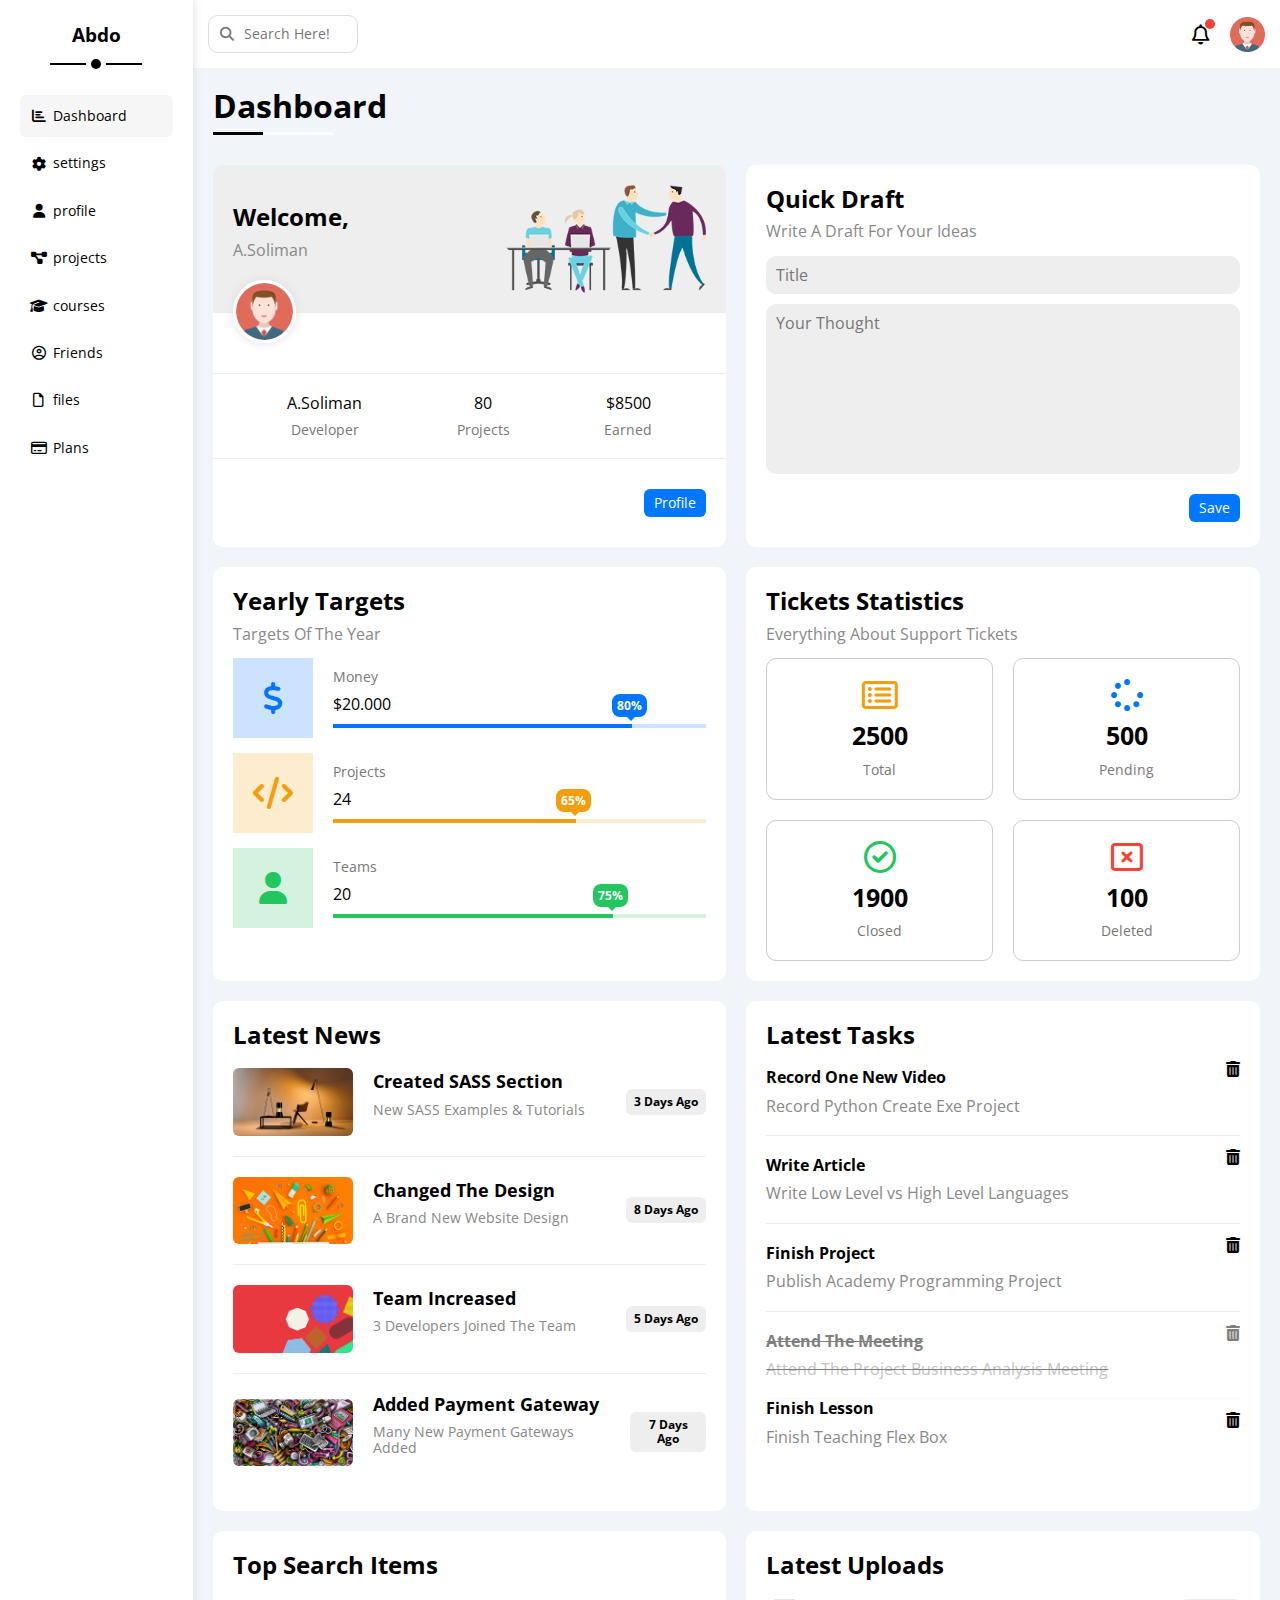
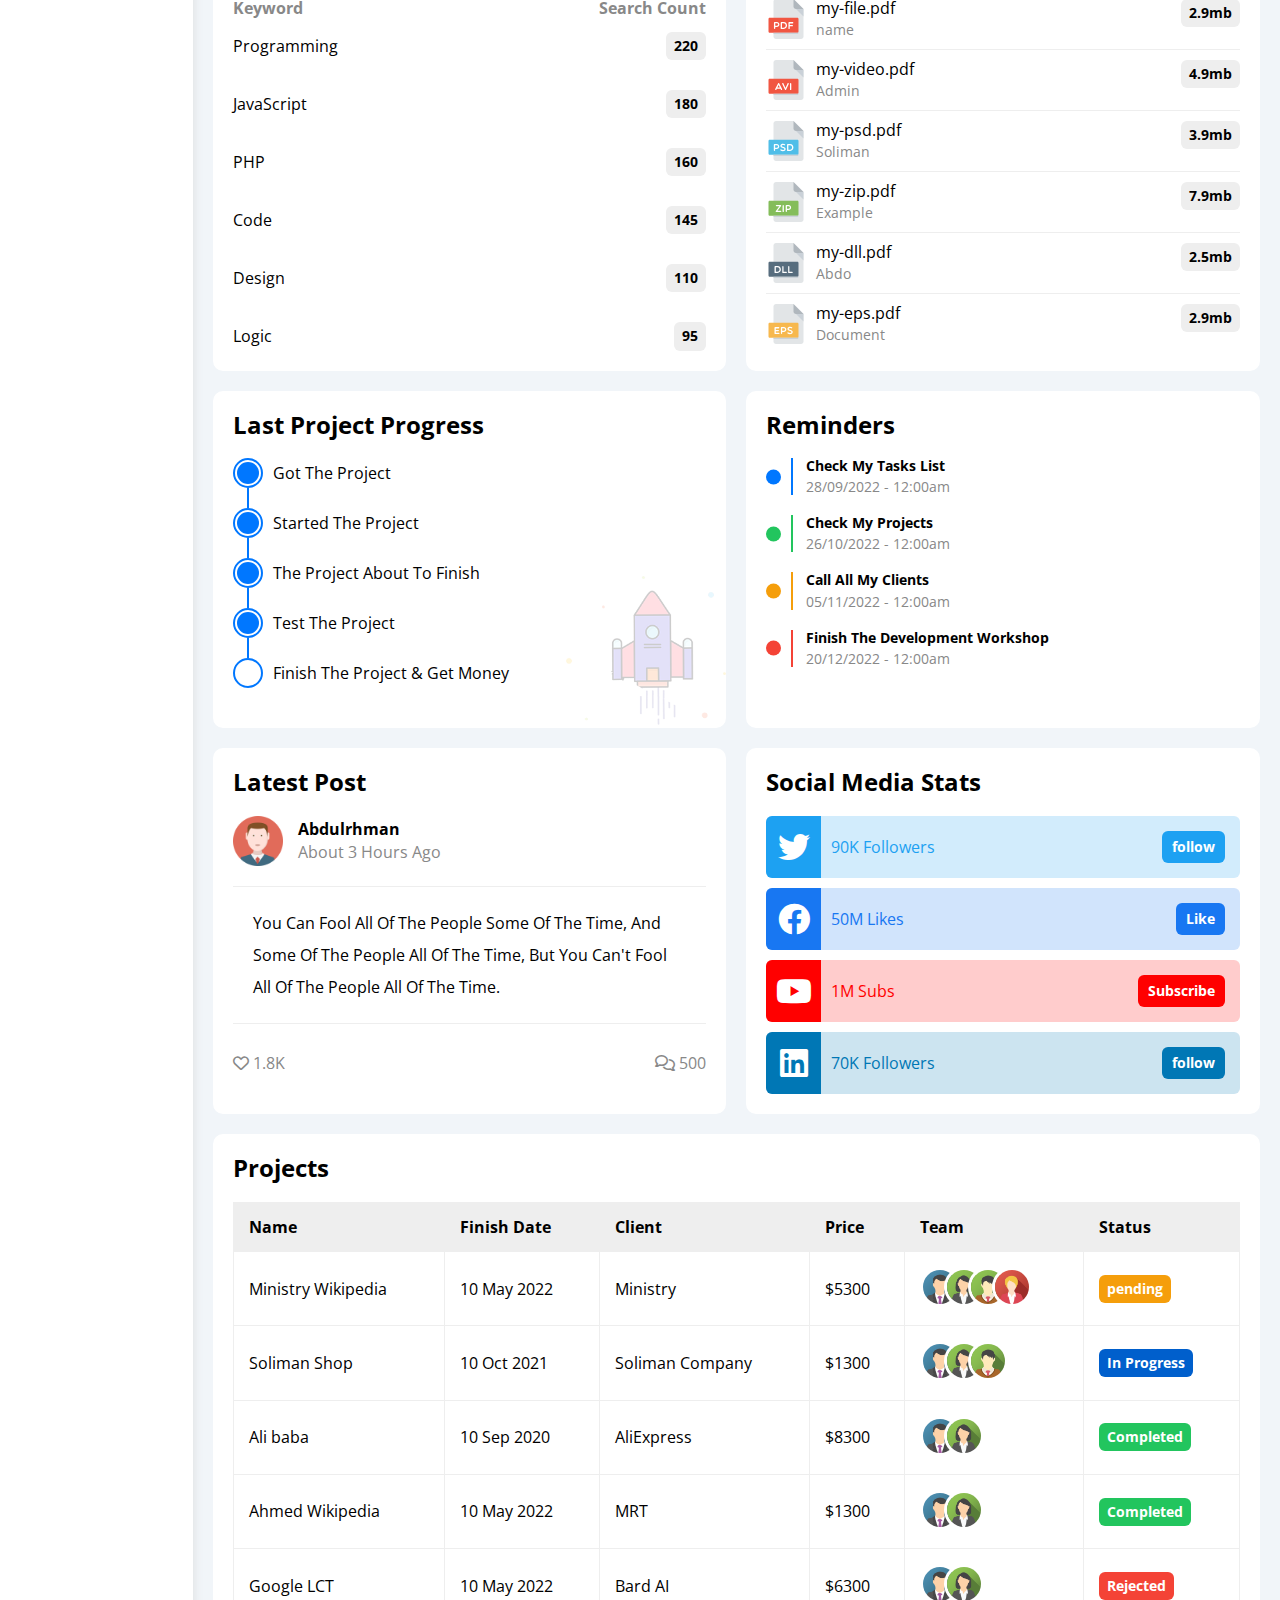
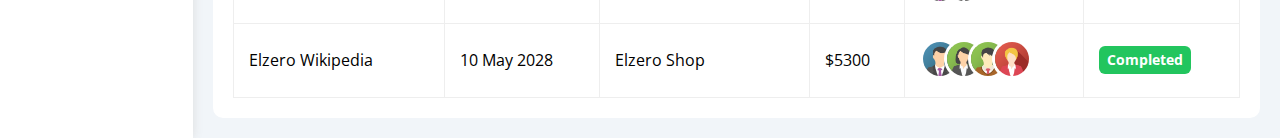
<file: index.html>
<!DOCTYPE html>
<html lang="en">
  <head>
    <meta charset="UTF-8">
    <meta http-equiv="X-UA-Compatible" content="IE=edge">
    <meta name="viewport" content="width=device-width, initial-scale=1.0">
    <!-- Import font awesome library  -->
    <link rel="stylesheet" href="css/all.min.css">
    <!-- Render and reset all userAgent styles -->
    <link rel="stylesheet" href="css/normailze.css">
    <!-- Import Components CSS File -->
    <link rel="stylesheet" href="css/Components.css">
    <!-- Import framework CSS File -->
    <link rel="stylesheet" href="css/framework.css">
    <!-- Import Main Style CSS File  -->
    <link rel="stylesheet" href="css/style.css">
    <title>Template 4 | Dashboard </title>
  </head>
  <body>
    <main class="d-flex page-bg">
      <!-- Start Aside Bar -->
      <div class="aside p-20 bg-white">
        <h3 class="tx-center p-rel">Abdo</h3>
        <ul class="pt-20">
          <li class="active">
            <a href="index.html">
              <i class="fa-solid fa-chart-bar fa-fw"></i>
              <span>Dashboard</span>
            </a>
          </li>
          <li >
            <a href="settings.html">
              <i class="fa-solid fa-gear fa-fw"></i>
              <span>settings</span>
            </a>
          </li>
          <li>
            <a href="profile.html">
              <i class="fa-solid fa-user fa-fw"></i>
              <span>profile</span>
            </a>
          </li>
          <li>
            <a href="projects.html">
              <i class="fa-solid fa-diagram-project fa-fw"></i>
              <span>projects</span>
            </a>
          </li>
          <li>
            <a href="courses.html">
              <i class="fa-solid fa-graduation-cap fa-fw"></i>
              <span>courses</span>
            </a>
          </li>
          <li>
            <a href="friends.html">
              <i class="fa-regular fa-circle-user fa-fw"></i>
              <span>Friends</span>
            </a>
          </li>
          <li>
            <a href="files.html">
              <i class="fa-regular fa-file fa-fw"></i>
              <span>files</span>
            </a>
          </li>
          <li>
            <a href="plans.html">
              <i class="fa-regular fa-credit-card fa-fw"></i>
              <span>Plans</span>
            </a>
          </li>
        </ul>
      </div>
      <!-- End Aside Bar -->
      <div class="content w-full over-hidden">
        <div class="nav p-15 bg-white between-flex">
          <div class="search p-rel">
            <i class="fa-solid fa-magnifying-glass fa-fw "></i>
            <input type="search" placeholder="Search Here!" class="p-10 rad-10" >
          </div>
          <div class="user d-flex al-center">
            <i class="fa-regular fa-bell fa-lg mr-20 p-rel"></i>
            <img src="images/avatar.png" alt="avatar">
          </div>
        </div>
        <h1 class="p-rel">Dashboard</h1>
        <!-- start page grid -->
        <div class="cards gap-20 mb-20">
          <!-- Start Card 1 -->
          <div class="welcome">
            <div class="up p-20 bg-eee between-flex p-rel">
              <div class="text">
                <h2 class="mb-10">Welcome,</h2>
                <p class="mb-15 gray">A.Soliman</p>
              </div>
              <img  class="none-mobile" src="images/welcome.png" alt="welcome">
              <img src="images/avatar.png" alt="avatar">
            </div>
            <div class="down  bg-white">
              <ul class=" d-flex jus-evenly tx-center block-mobile">
                <li>
                  <p>A.Soliman</p>
                  <span>Developer</span>
                </li>
                <li>
                  <p>80</p>
                  <span>Projects</span>
                </li>
                <li>
                  <p>$8500</p>
                  <span>Earned</span>
                </li>
              </ul>
              <a class="btn d-block w-fit" href="profile.html">Profile</a>
            </div>
          </div>
          <!-- End Card 1 -->
          <!-- Start Card 2 -->
          <div class=" draft bg-white p-20">
            <div class="text">
              <h2 class="mb-10">Quick Draft</h2>
              <p class="mb-15 gray">Write A Draft For Your Ideas</p>
            </div>
            <form action="">
              <input type="text" placeholder="Title" class="d-block  w-full bg-eee rad-10 p-10 mb-10">
              <textarea placeholder="Your Thought" class="d-block w-full bg-eee rad-10 p-10"></textarea>
              <input type="submit" value="Save" class="btn d-block"></input>
            </form>
          </div>
          <!-- End Card 2 -->
          <!-- Start Card 3 -->
          <div class="target bg-white p-20">
            <div class="text">
              <h2 class="mb-10">Yearly Targets</h2>
              <p class="mb-15 gray">Targets Of The Year</p>
            </div>
            <div class="blue-cl center-flex gap-20 mb-15 flex-col-mobile ">
              <i class="fa-solid fa-dollar-sign fa-fw fa-2x center-flex c-blue"></i>
              <div class="info w-full">
                <div class="text txt-c-mobile">
                  <p class="">Money</p>
                  <span class="tx-bold mb-10 d-block">$20.000</span>
                </div>
                <div class="prog">
                  <span class="bg-blue" style="width:80% ;" data-set="80%"></span>
                </div>
              </div>
            </div> 
            <div class="orange-cl center-flex gap-20 mb-15 flex-col-mobile">
              <i class="fa-solid fa-code fa-fw fa-2x center-flex c-orange"></i>
              <div class="info w-full">
                <div class="text txt-c-mobile">
                  <p class="">Projects</p>
                  <span class="tx-bold mb-10 d-block">24</span>
                </div>
                <div class="prog">
                  <span class="bg-orange" style="width:65% ;" data-set="65%"></span>
                </div>
              </div>
            </div> 
            <div class="green-cl center-flex gap-20 mb-15 flex-col-mobile">
              <i class="fa-solid fa-user fa-fw  fa-2x center-flex c-green"></i>
              <div class="info w-full">
                <div class="text txt-c-mobile">
                  <p class="">Teams</p>
                  <span class="tx-bold mb-10 d-block">20</span>
                </div>
                <div class="prog">
                  <span class="bg-green" style="width:75% ;" data-set="75%"></span>
                </div>
              </div>
            </div> 
          </div>
          <!-- End Card 3 -->
          <!-- Start Card 4 -->
          <div class="state bg-white p-20">
            <div class="text">
              <h2 class="mb-10">Tickets Statistics</h2>
              <p class="mb-15 gray">Everything About Support Tickets</p>
            </div>
            <div class="holder">
              <div class="box">
                <i class=" fa-regular fa-rectangle-list fa-2x mb-10 c-orange"></i>
                <p>2500</p>
                <span>Total</span>
              </div>
              <div class="box">
                <i class=" fa-solid fa-spinner fa-2x mb-10 c-blue"></i>
                <p>500</p>
                <span>Pending</span>
              </div>
              <div class="box">
                <i class=" fa-regular fa-circle-check fa-2x mb-10 c-green"></i>
                <p>1900</p>
                <span>Closed</span>
              </div>
              <div class="box">
                <i class="fa-regular fa-rectangle-xmark fa-2x mb-10 c-red"></i>
                <p>100</p>
                <span>Deleted</span>
              </div>
            </div>
          </div>
          <!-- End Card 4 -->
          <!-- Start Card 5 -->
          <div class="news bg-white p-20 txt-c-mobile">
            <h2>Latest News</h2>
            <div class="box d-flex gap-20 pb-20 pt-20 al-center p-rel flex-col-mobile">
              <img src="images/news-01.png" alt="news">
              <div class="text">
                <h3 class="mb-10">Created SASS Section</h3>
                <p class="mb-15 gray fs-14">New SASS Examples & Tutorials</p>
              </div>
              <span class="num-shape fs-12 m0-mobile">3 Days Ago</span>
            </div>
            <div class="box d-flex gap-20 pb-20 pt-20 al-center p-rel flex-col-mobile">
              <img src="images/news-02.png" alt="news">
              <div class="text">
                <h3 class="mb-10">Changed The Design</h3>
                <p class="mb-15 gray fs-14">A Brand New Website Design</p>
              </div>
              <span class="num-shape fs-12 m0-mobile">8 Days Ago</span>
            </div>
            <div class="box d-flex gap-20 pb-20 pt-20 al-center p-rel flex-col-mobile">
              <img src="images/news-03.png" alt="news">
              <div class="text">
                <h3 class="mb-10">Team Increased</h3>
                <p class="mb-15 gray fs-14">3 Developers Joined The Team</p>
              </div>
              <span class="fs-12 num-shape   m0-mobile">5 Days Ago</span>
            </div>
            <div class="box d-flex gap-20 pb-20 pt-20 al-center p-rel flex-col-mobile">
              <img src="images/news-04.png" alt="news">
              <div class="text">
                <h3 class="mb-10">Added Payment Gateway</h3>
                <p class="mb-15 gray fs-14">Many New Payment Gateways Added</p>
              </div>
              <span class="num-shape fs-12 m0-mobile">7 Days Ago</span>
            </div>
          </div>
          <!-- End Card 5 -->
          <!-- Start Card 6 -->
          <div class="tasks bg-white p-20">
            <h2>Latest Tasks</h2>
            <ul>
              <li class="p-rel">
                <h4>Record One New Video</h4>
                <p>Record Python Create Exe Project</p>
                <div class="icon" title="Delete"></div>
              </li>
              <li class="p-rel">
                <h4>Write Article</h4>
                <p>Write Low Level vs High Level Languages</p>
                <div class="icon" title="Delete"></div>
              </li>
              <li class="p-rel">
                <h4>Finish Project</h4>
                <p>Publish Academy Programming Project</p>
                <div class="icon" title="Delete"></div>
              </li>
              <li class="p-rel">
                <h4>Attend The Meeting</h4>
                <p>Attend The Project Business Analysis Meeting</p>
                <div class="icon" title="Delete"></div>
              </li>
              <li class="p-rel">
                <h4>Finish Lesson</h4>
                <p>Finish Teaching Flex Box</p>
                <div class="icon" title="Delete"></div>
              </li>
            </ul>
          </div>
          <!-- End Card 6 -->
          <!-- Start Card 7 -->
          <div class="search bg-white p-20">
            <h2 class="mb-20">Top Search Items</h2>
            <ul class="d-flex flex-dir-c gap-30">
              <li class="between-flex">
                <p class="gray txt-bold">Keyword</p>
                <p class="gray txt-bold">Search Count</p>
              </li>
              <li class=" between-flex">
                <p>Programming</p>
                <span class="num-shape">220</span>
              </li>
              <li class=" between-flex">
                <p>JavaScript</p>
                <span class="num-shape">180</span>
              </li>
              <li class=" between-flex">
                <p>PHP</p>
                <span class="num-shape">160</span>
              </li>
              <li class=" between-flex">
                <p>Code</p>
                <span class="num-shape">145</span>
              </li>
              <li class=" between-flex">
                <p>Design</p>
                <span class="num-shape">110</span>
              </li>
              <li class="between-flex">
                <p>Logic</p>
                <span class="num-shape">95</span>
              </li>
            </ul>
          </div>
          <!-- End Card 7 -->
          <!-- Start Card 8 -->
          <div class="uploads bg-white p-20">
            <h2 class="mb-20">Latest Uploads</h2>
            <div class="file d-flex gap-10 pb-10 mb-10">
              <img src="images/pdf.svg" alt="pdf">
              <div class="info">
                <p class="mb-5">my-file.pdf</p>
                <span class="d-block gray fs-14">name</span>
              </div>
              <div class="size">
                <span class="num-shape">2.9mb</span>
              </div>
            </div>
            <div class="file d-flex gap-10 pb-10 mb-10">
              <img src="images/avi.svg" alt="avi">
              <div class="info">
                <p class="mb-5">my-video.pdf</p>
                <span class="d-block gray fs-14">Admin</span>
              </div>
              <div class="size">
                <span class="num-shape">4.9mb</span>
              </div>
            </div>
            <div class="file d-flex gap-10 pb-10 mb-10">
              <img src="images/psd.svg" alt="psd">
              <div class="info">
                <p class="mb-5">my-psd.pdf</p>
                <span class="d-block gray fs-14">Soliman</span>
              </div>
              <div class="size">
                <span class="num-shape">3.9mb</span>
              </div>
            </div>
            <div class="file d-flex gap-10 pb-10 mb-10">
              <img src="images/zip.svg" alt="zip">
              <div class="info">
                <p class="mb-5">my-zip.pdf</p>
                <span class="d-block gray fs-14">Example</span>
              </div>
              <div class="size">
                <span class="num-shape">7.9mb</span>
              </div>
            </div>
            <div class="file d-flex gap-10 pb-10 mb-10">
              <img src="images/dll.svg" alt="dll">
              <div class="info">
                <p class="mb-5">my-dll.pdf</p>
                <span class="d-block gray fs-14">Abdo</span>
              </div>
              <div class="size">
                <span class="num-shape">2.5mb</span>
              </div>
            </div>
            <div class="file d-flex gap-10">
              <img src="images/eps.svg" alt="eps">
              <div class="info">
                <p class="mb-5">my-eps.pdf</p>
                <span class="d-block gray fs-14">Document</span>
              </div>
              <div class="size">
                <span class="num-shape">2.9mb</span>
              </div>
            </div>
          </div>
          <!-- End Card 8 -->
          <!-- Start Card 9 -->
          <div class="projects bg-white p-20 p-rel">
            <h2 class="mb-20">Last Project Progress</h2>
            <ul>
              <li class="d-flex al-center gap-10 mb-20">
                <div class="line">
                  <span class="done"></span>
                </div>
                <p>Got The Project</p>
              </li>
              <li class="d-flex al-center gap-10 mb-20">
                <div class="line">
                  <span class="done"></span>
                </div>
                <p>Started The Project</p>
              </li>
              <li class="d-flex al-center gap-10 mb-20">
                <div class="line">
                  <span class="done"></span>
                </div>
                <p>The Project About To Finish</p>
              </li>
              <li class="d-flex al-center gap-10 mb-20">
                <div class="line">
                  <span class="progress"></span>
                </div>
                <p>Test The Project</p>
              </li>
              <li class="d-flex al-center gap-10 mb-20">
                <div>
                  <span></span>
                </div>
                <p>Finish The Project & Get Money</p>
              </li>
            </ul>
            <img class="none-mobile" src="images/project.png" alt="project">
          </div>
          <!-- End Card 9 -->
          <!-- start Card 10 -->
          <div class="reminds bg-white p-20">
            <h2 class="mb-20">Reminders</h2>
            <ul>
              <li class="pl-40 mb-20 p-rel blue">
                <p class="mb-5 txt-bold fs-14">Check My Tasks List</p>
                <span class="d-block gray fs-14">28/09/2022 - 12:00am</span>
              </li>
              <li class="pl-40 mb-20 p-rel green">
                <p class="mb-5 txt-bold fs-14">Check My Projects</p>
                <span class="d-block gray fs-14">26/10/2022 - 12:00am</span>
              </li>
              <li class="pl-40 mb-20 p-rel orange">
                <p class="mb-5 txt-bold fs-14">Call All My Clients</p>
                <span class="d-block gray fs-14">05/11/2022 - 12:00am</span>
              </li>
              <li class="pl-40 p-rel red">
                <p class="mb-5 txt-bold fs-14">Finish The Development Workshop</p>
                <span class="d-block gray fs-14">20/12/2022 - 12:00am</span>
              </li>
            </ul>
          </div>
          <!-- end Card 10 -->
          <!-- Start Card 11 -->
          <div class="posts bg-white p-20">
            <h2 class="mb-20">Latest Post</h2>
            <div class="user d-flex al-center gap-15 mb-20">
              <img src="images/avatar.png" alt="avatar">
              <div class="text">
                <p class="txt-bold mb-5">Abdulrhman</p>
                <span class="gray">About 3 Hours Ago</span>
              </div>
            </div>
            <p class="quote p-20 mb-30">You Can Fool All Of The People Some Of The Time, And Some Of The People All Of The Time, But You Can't Fool All Of The People All Of The Time.</p>
            <div class="react between-flex">
              <div class="gray">
                <i class="fa-regular fa-heart"></i>
                <span>1.8K</span>
              </div>
              <div class="gray">
                <i class="fa-regular fa-comments"></i>
                <span>500</span>
              </div>
            </div>
          </div>
          <!-- end Card 11 -->
          <!-- start Card 12 -->
          <div class="social bg-white p-20">
            <h2 class="mb-20">Social Media Stats</h2>
            <div class="tw between-flex p-15 over-hidden rad-6 p-rel mb-10">
              <i class="fa-brands fa-twitter c-white fa-fw"></i>
              <p class="ml-50 tw-cl">90K Followers</p>
              <a href="#" class="num-shape c-white">follow</a>
            </div>
            <div class="fb between-flex p-15 over-hidden rad-6 p-rel mb-10">
              <i class="fa-brands fa-facebook c-white fa-fw"></i>
              <p class="ml-50 fb-cl">50M Likes</p>
              <a href="#" class="num-shape c-white">Like</a>
            </div>
            <div class="yt between-flex p-15 over-hidden rad-6 p-rel mb-10">
              <i class="fa-brands fa-youtube c-white fa-fw"></i>
              <p class="ml-50 yt-cl">1M Subs</p>
              <a href="#" class="num-shape c-white">Subscribe</a>
            </div>
            <div class="in between-flex p-15 over-hidden rad-6 p-rel">
              <i class="fa-brands fa-linkedin c-white fa-fw"></i>
              <p class="ml-50 in-cl">70K Followers</p>
              <a href="#" class="num-shape c-white">follow</a>
            </div>
          </div>
          <!-- end Card 12 -->
        </div>
        <!-- end page grid -->
        <!-- start table -->
        <div class="project p-20 bg-white rad-10 mb-30">
          <h2 class="mb-20">Projects</h2>
          <div class="table">
            <table class="w-full">
              <tr class="bg-eee">
                <th>Name</th>
                <th>Finish Date</th>
                <th>Client</th>
                <th>Price</th>
                <th>Team</th>
                <th>Status</th>
              </tr>
              <tr>
                <td>Ministry Wikipedia</td>
                <td>10 May 2022</td>
                <td>Ministry</td>
                <td>$5300</td>
                <td>
                  <img src="images/team-01.png" alt="team">
                  <img src="images/team-02.png" alt="team">
                  <img src="images/team-03.png" alt="team">
                  <img src="images/team-05.png" alt="team">
                </td>
                <td>
                  <span class="num-shape pend fs-14 w-fit">pending</span>
                </td>
              </tr>
              <tr>
                <td>Soliman Shop</td>
                <td>10 Oct 2021</td>
                <td>Soliman Company</td>
                <td>$1300</td>
                <td>
                  <img src="images/team-01.png" alt="team">
                  <img src="images/team-02.png" alt="team">
                  <img src="images/team-03.png" alt="team">
                </td>
                <td>
                  <span class="num-shape current fs-14 w-fit">In Progress</span>
                </td>
              </tr>
              <tr>
                <td>Ali baba</td>
                <td>10 Sep 2020</td>
                <td>AliExpress</td>
                <td>$8300</td>
                <td>
                  <img src="images/team-01.png" alt="team">
                  <img src="images/team-02.png" alt="team">
                </td>
                <td>
                  <span class="num-shape complete fs-14 w-fit">Completed</span>
                </td>
              </tr>
              <tr>
                <td>Ahmed Wikipedia</td>
                <td>10 May 2022</td>
                <td>MRT</td>
                <td>$1300</td>
                <td>
                  <img src="images/team-01.png" alt="team">
                  <img src="images/team-02.png" alt="team">
                </td>
                <td>
                  <span class="num-shape complete fs-14 w-fit">Completed</span>
                </td>
              </tr>
              <tr>
                <td>Google LCT</td>
                <td>10 May 2022</td>
                <td>Bard AI</td>
                <td>$6300</td>
                <td>
                  <img src="images/team-01.png" alt="team">
                  <img src="images/team-02.png" alt="team">
                </td>
                <td>
                  <span class="num-shape reject fs-14 w-fit">Rejected</span>
                </td>
              </tr>
              <tr>
                <td>Elzero Wikipedia</td>
                <td>10 May 2028</td>
                <td>Elzero Shop</td>
                <td>$5300</td>
                <td>
                  <img src="images/team-01.png" alt="team">
                  <img src="images/team-02.png" alt="team">
                  <img src="images/team-03.png" alt="team">
                  <img src="images/team-05.png" alt="team">
                </td>
                <td>
                  <span class="num-shape complete fs-14 w-fit">Completed</span>
                </td>
              </tr>
            </table>
          </div>
        </div>
        <!-- end table -->
      </div>
    </main>
  </body>
</html>
</file>
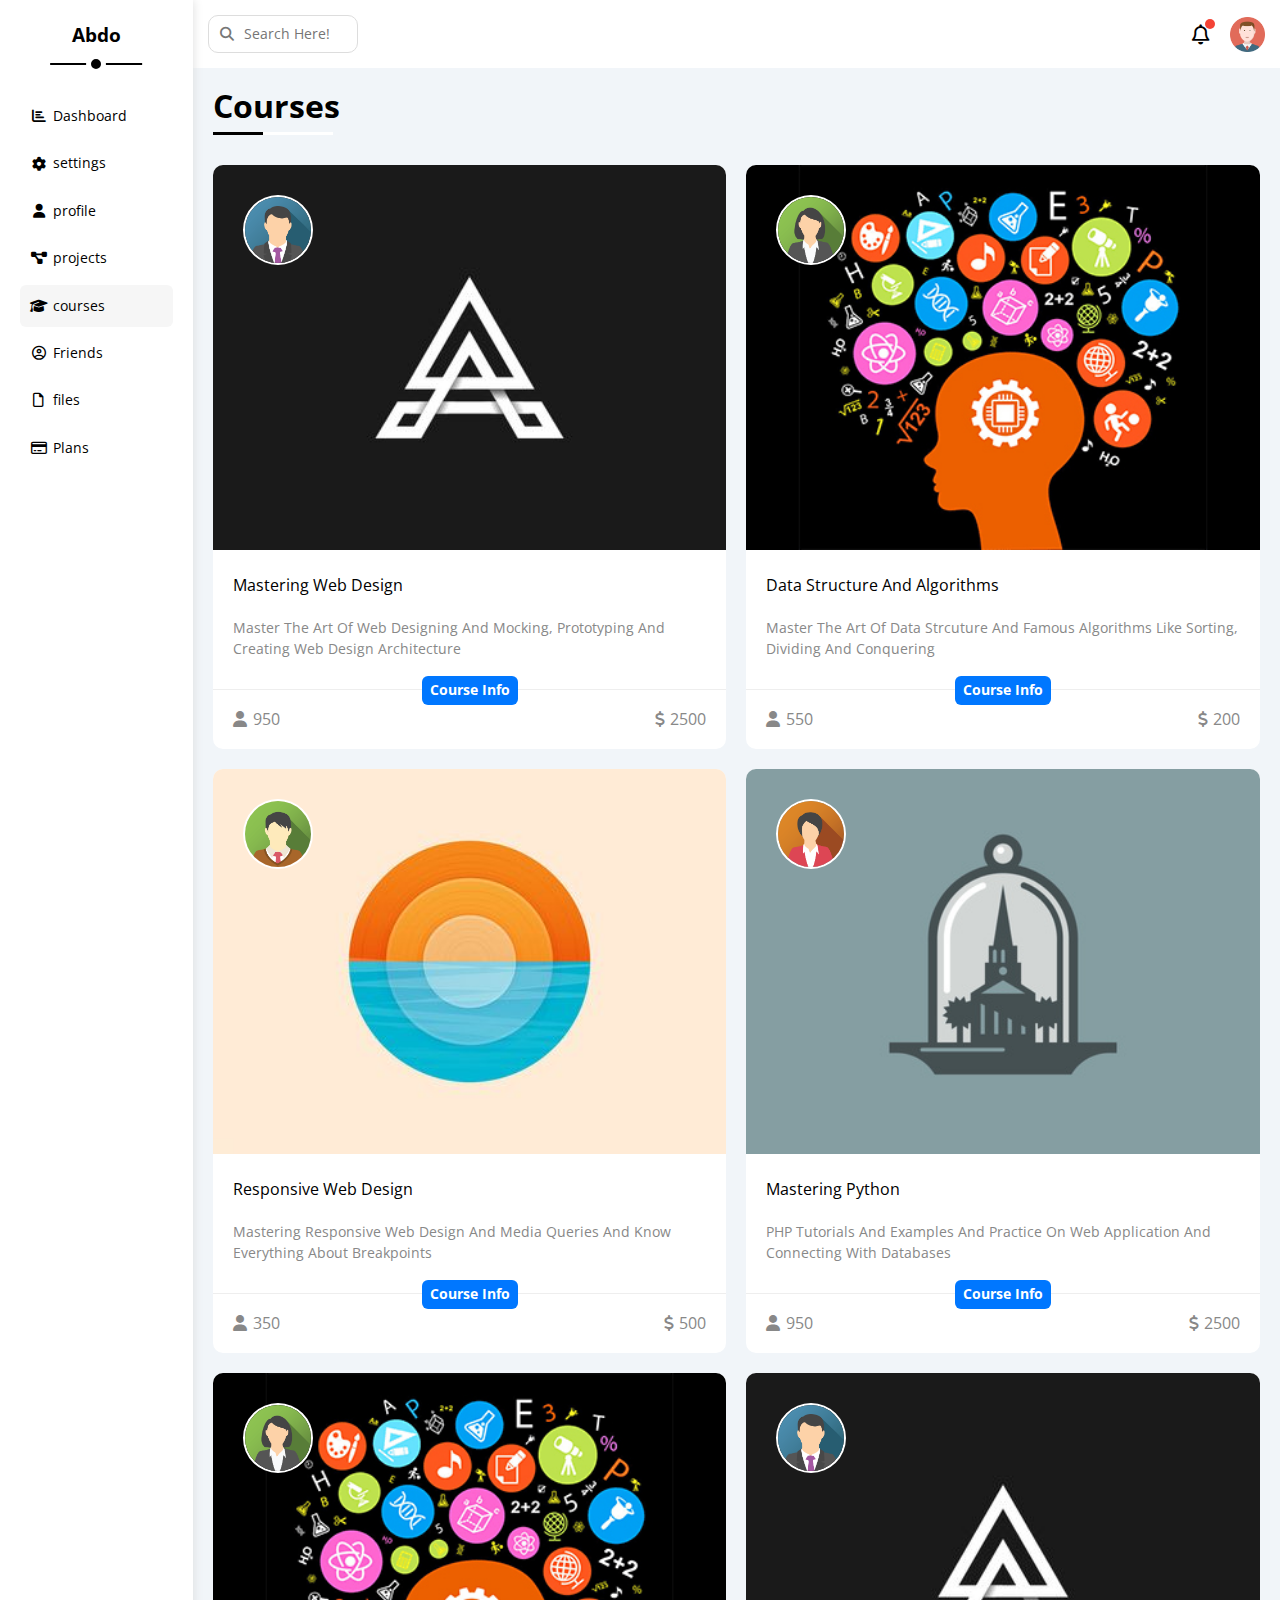
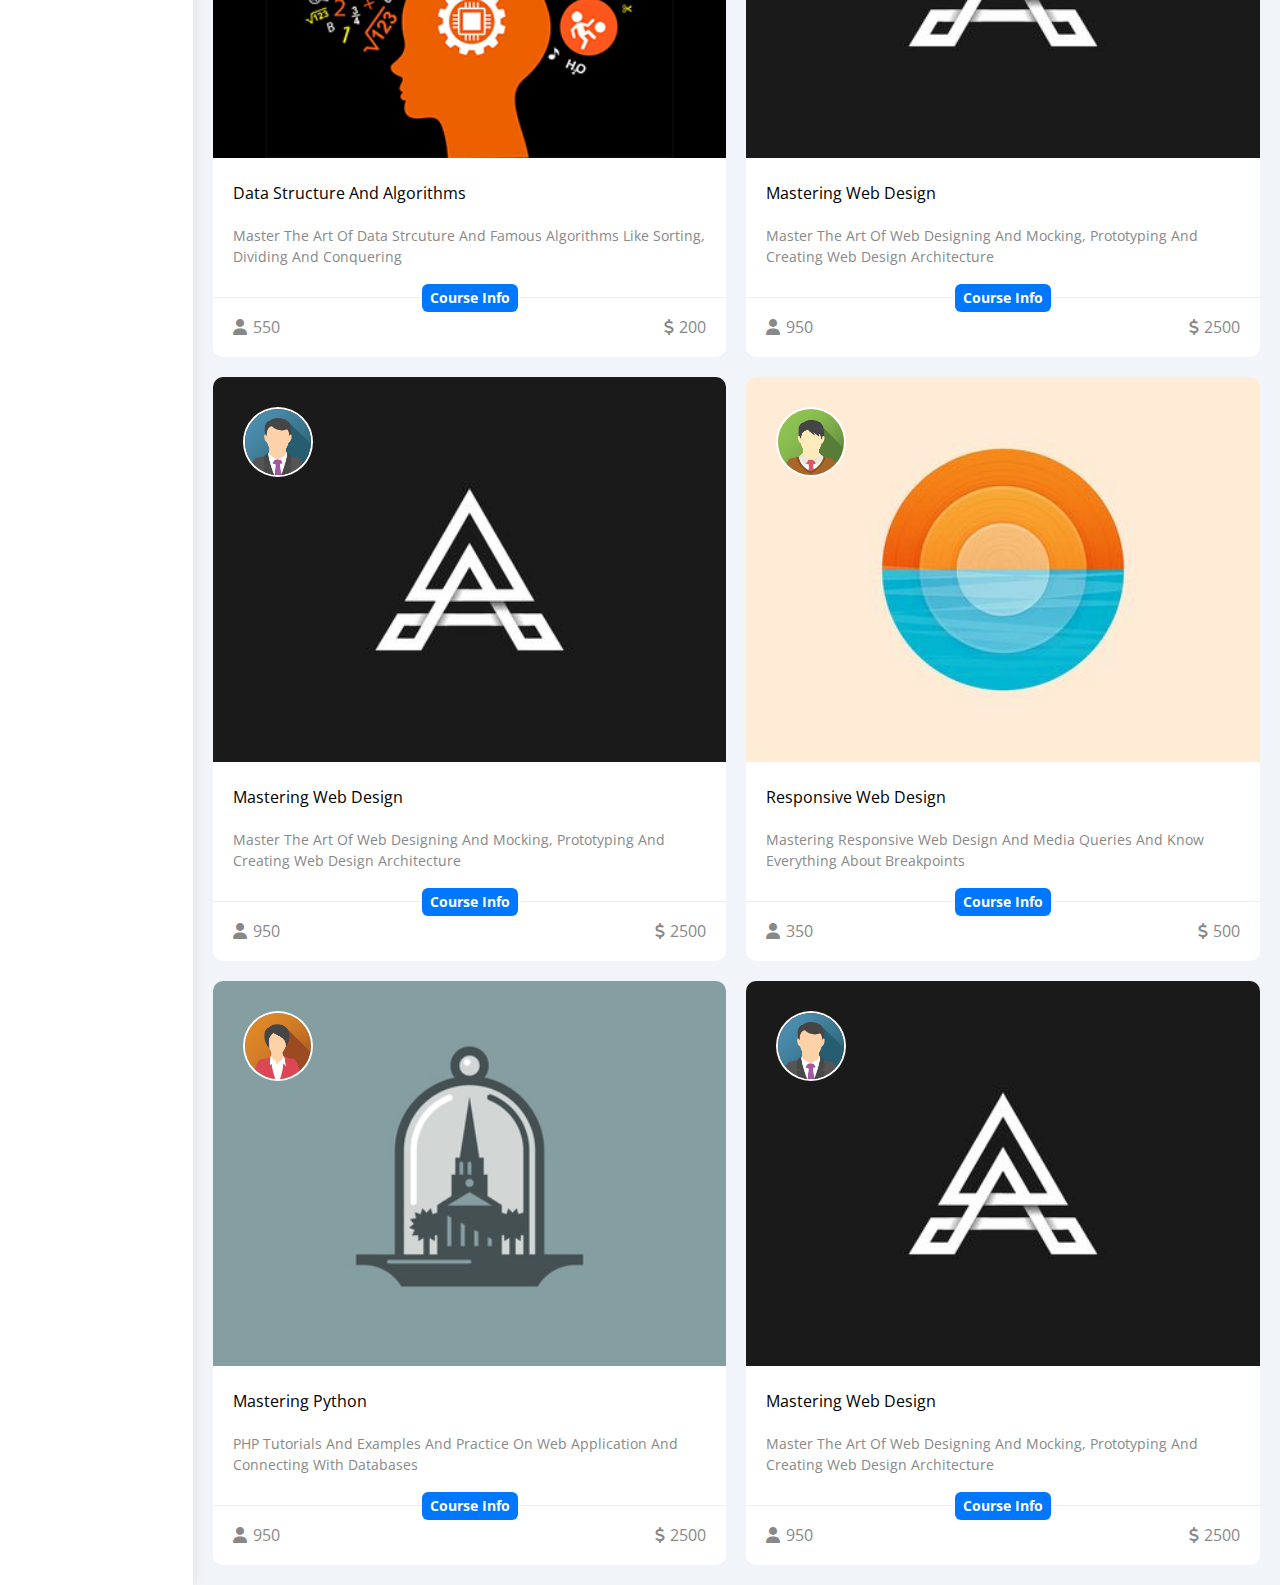
<file: courses.html>
<!DOCTYPE html>
<html lang="en">
  <head>
    <meta charset="UTF-8">
    <meta http-equiv="X-UA-Compatible" content="IE=edge">
    <meta name="viewport" content="width=device-width, initial-scale=1.0">
    <!-- Import font awesome library  -->
    <link rel="stylesheet" href="css/all.min.css">
    <!-- Render and reset all userAgent styles -->
    <link rel="stylesheet" href="css/normailze.css">
    <!-- Import Components CSS File -->
    <link rel="stylesheet" href="css/Components.css">
    <!-- Import framework CSS File -->
    <link rel="stylesheet" href="css/framework.css">
    <!-- Import Main Style CSS File  -->
    <link rel="stylesheet" href="css/style.css">
    <title>Template 4 | Courses </title>
  </head>
  <body>
    <main class="d-flex page-bg">
      <!-- Start Aside Bar -->
      <div class="aside p-20 bg-white">
        <h3 class="tx-center p-rel">Abdo</h3>
        <ul class="pt-20">
          <li>
            <a href="index.html">
              <i class="fa-solid fa-chart-bar fa-fw"></i>
              <span>Dashboard</span>
            </a>
          </li>
          <li >
            <a href="settings.html">
              <i class="fa-solid fa-gear fa-fw"></i>
              <span>settings</span>
            </a>
          </li>
          <li>
            <a href="profile.html">
              <i class="fa-solid fa-user fa-fw"></i>
              <span>profile</span>
            </a>
          </li>
          <li>
            <a href="projects.html">
              <i class="fa-solid fa-diagram-project fa-fw"></i>
              <span>projects</span>
            </a>
          </li>
          <li class="active">
            <a href="courses.html">
              <i class="fa-solid fa-graduation-cap fa-fw"></i>
              <span>courses</span>
            </a>
          </li>
          <li>
            <a href="friends.html">
              <i class="fa-regular fa-circle-user fa-fw"></i>
              <span>Friends</span>
            </a>
          </li>
          <li>
            <a href="files.html">
              <i class="fa-regular fa-file fa-fw"></i>
              <span>files</span>
            </a>
          </li>
          <li>
            <a href="plans.html">
              <i class="fa-regular fa-credit-card fa-fw"></i>
              <span>Plans</span>
            </a>
          </li>
        </ul>
      </div>
      <!-- End Aside Bar -->
      <div class="content w-full over-hidden">
        <div class="nav p-15 bg-white between-flex">
          <div class="search p-rel">
            <i class="fa-solid fa-magnifying-glass fa-fw "></i>
            <input type="search" placeholder="Search Here!" class="p-10 rad-10" >
          </div>
          <div class="user d-flex al-center">
            <i class="fa-regular fa-bell fa-lg mr-20 p-rel"></i>
            <img src="images/avatar.png" alt="avatar">
          </div>
        </div>
        <h1 class="p-rel mb-20">Courses</h1>
        <!-- start page grid -->
        <div class=" courses gap-20 mb-20 mr-20 ml-20">
          <div class="course over-hidden rad-10 bg-white p-rel">
            <img src="images/course-01.jpg" alt="course" class="w-full">
            <img src="images/team-01.png" alt="team" class="team p-abs rad-half">
            <p class="p-20">Mastering Web Design</p>
            <p class="gray fs-14 mr-20 ml-20 mb-30">Master The Art Of Web Designing And Mocking, Prototyping And Creating Web Design Architecture</p>
            <div class="info between-flex p-20 p-rel">
              <span class="c-info num-shape">Course Info</span>
              <span class="enroll gray p-rel ml-20">950</span>
              <span class="amount gray p-rel">2500</span>
            </div>
          </div>
          <div class="course over-hidden rad-10 bg-white p-rel">
            <img src="images/course-02.jpg" alt="course" class="w-full">
            <img src="images/team-02.png" alt="team" class="team p-abs rad-half">
            <p class="p-20">Data Structure And Algorithms</p>
            <p class="gray fs-14 mr-20 ml-20 mb-30">Master The Art Of Data Strcuture And Famous Algorithms Like Sorting, Dividing And Conquering</p>
            <div class="info between-flex p-20 p-rel">
              <span class="c-info num-shape">Course Info</span>
              <span class="enroll gray p-rel ml-20">550</span>
              <span class="amount gray p-rel">200</span>
            </div>
          </div>
          <div class="course over-hidden rad-10 bg-white p-rel">
            <img src="images/course-03.jpg" alt="course" class="w-full">
            <img src="images/team-03.png" alt="team" class="team p-abs rad-half">
            <p class="p-20">Responsive Web Design</p>
            <p class="gray fs-14 mr-20 ml-20 mb-30">Mastering Responsive Web Design And Media Queries And Know Everything About Breakpoints</p>
            <div class="info between-flex p-20 p-rel">
              <span class="c-info num-shape">Course Info</span>
              <span class="enroll gray p-rel ml-20">350</span>
              <span class="amount gray p-rel">500</span>
            </div>
          </div>
          <div class="course over-hidden rad-10 bg-white p-rel">
            <img src="images/course-04.jpg" alt="course" class="w-full">
            <img src="images/team-04.png" alt="team" class="team p-abs rad-half">
            <p class="p-20">Mastering Python</p>
            <p class="gray fs-14 mr-20 ml-20 mb-30">PHP Tutorials And Examples And Practice On Web Application And Connecting With Databases</p>
            <div class="info between-flex p-20 p-rel">
              <span class="c-info num-shape">Course Info</span>
              <span class="enroll gray p-rel ml-20">950</span>
              <span class="amount gray p-rel">2500</span>
            </div>
          </div>
          <div class="course over-hidden rad-10 bg-white p-rel">
            <img src="images/course-02.jpg" alt="course" class="w-full">
            <img src="images/team-02.png" alt="team" class="team p-abs rad-half">
            <p class="p-20">Data Structure And Algorithms</p>
            <p class="gray fs-14 mr-20 ml-20 mb-30">Master The Art Of Data Strcuture And Famous Algorithms Like Sorting, Dividing And Conquering</p>
            <div class="info between-flex p-20 p-rel">
              <span class="c-info num-shape">Course Info</span>
              <span class="enroll gray p-rel ml-20">550</span>
              <span class="amount gray p-rel">200</span>
            </div>
          </div>
          <div class="course over-hidden rad-10 bg-white p-rel">
            <img src="images/course-01.jpg" alt="course" class="w-full">
            <img src="images/team-01.png" alt="team" class="team p-abs rad-half">
            <p class="p-20">Mastering Web Design</p>
            <p class="gray fs-14 mr-20 ml-20 mb-30">Master The Art Of Web Designing And Mocking, Prototyping And Creating Web Design Architecture</p>
            <div class="info between-flex p-20 p-rel">
              <span class="c-info num-shape">Course Info</span>
              <span class="enroll gray p-rel ml-20">950</span>
              <span class="amount gray p-rel">2500</span>
            </div>
          </div>
          <div class="course over-hidden rad-10 bg-white p-rel">
            <img src="images/course-01.jpg" alt="course" class="w-full">
            <img src="images/team-01.png" alt="team" class="team p-abs rad-half">
            <p class="p-20">Mastering Web Design</p>
            <p class="gray fs-14 mr-20 ml-20 mb-30">Master The Art Of Web Designing And Mocking, Prototyping And Creating Web Design Architecture</p>
            <div class="info between-flex p-20 p-rel">
              <span class="c-info num-shape">Course Info</span>
              <span class="enroll gray p-rel ml-20">950</span>
              <span class="amount gray p-rel">2500</span>
            </div>
          </div>
          <div class="course over-hidden rad-10 bg-white p-rel">
            <img src="images/course-03.jpg" alt="course" class="w-full">
            <img src="images/team-03.png" alt="team" class="team p-abs rad-half">
            <p class="p-20">Responsive Web Design</p>
            <p class="gray fs-14 mr-20 ml-20 mb-30">Mastering Responsive Web Design And Media Queries And Know Everything About Breakpoints</p>
            <div class="info between-flex p-20 p-rel">
              <span class="c-info num-shape">Course Info</span>
              <span class="enroll gray p-rel ml-20">350</span>
              <span class="amount gray p-rel">500</span>
            </div>
          </div>
          <div class="course over-hidden rad-10 bg-white p-rel">
            <img src="images/course-04.jpg" alt="course" class="w-full">
            <img src="images/team-04.png" alt="team" class="team p-abs rad-half">
            <p class="p-20">Mastering Python</p>
            <p class="gray fs-14 mr-20 ml-20 mb-30">PHP Tutorials And Examples And Practice On Web Application And Connecting With Databases</p>
            <div class="info between-flex p-20 p-rel">
              <span class="c-info num-shape">Course Info</span>
              <span class="enroll gray p-rel ml-20">950</span>
              <span class="amount gray p-rel">2500</span>
            </div>
          </div>
          <div class="course over-hidden rad-10 bg-white p-rel">
            <img src="images/course-01.jpg" alt="course" class="w-full">
            <img src="images/team-01.png" alt="team" class="team p-abs rad-half">
            <p class="p-20">Mastering Web Design</p>
            <p class="gray fs-14 mr-20 ml-20 mb-30">Master The Art Of Web Designing And Mocking, Prototyping And Creating Web Design Architecture</p>
            <div class="info between-flex p-20 p-rel">
              <span class="c-info num-shape">Course Info</span>
              <span class="enroll gray p-rel ml-20">950</span>
              <span class="amount gray p-rel">2500</span>
            </div>
          </div>
        </div>
      </div>
    </main>
  </body>
</html>
</file>
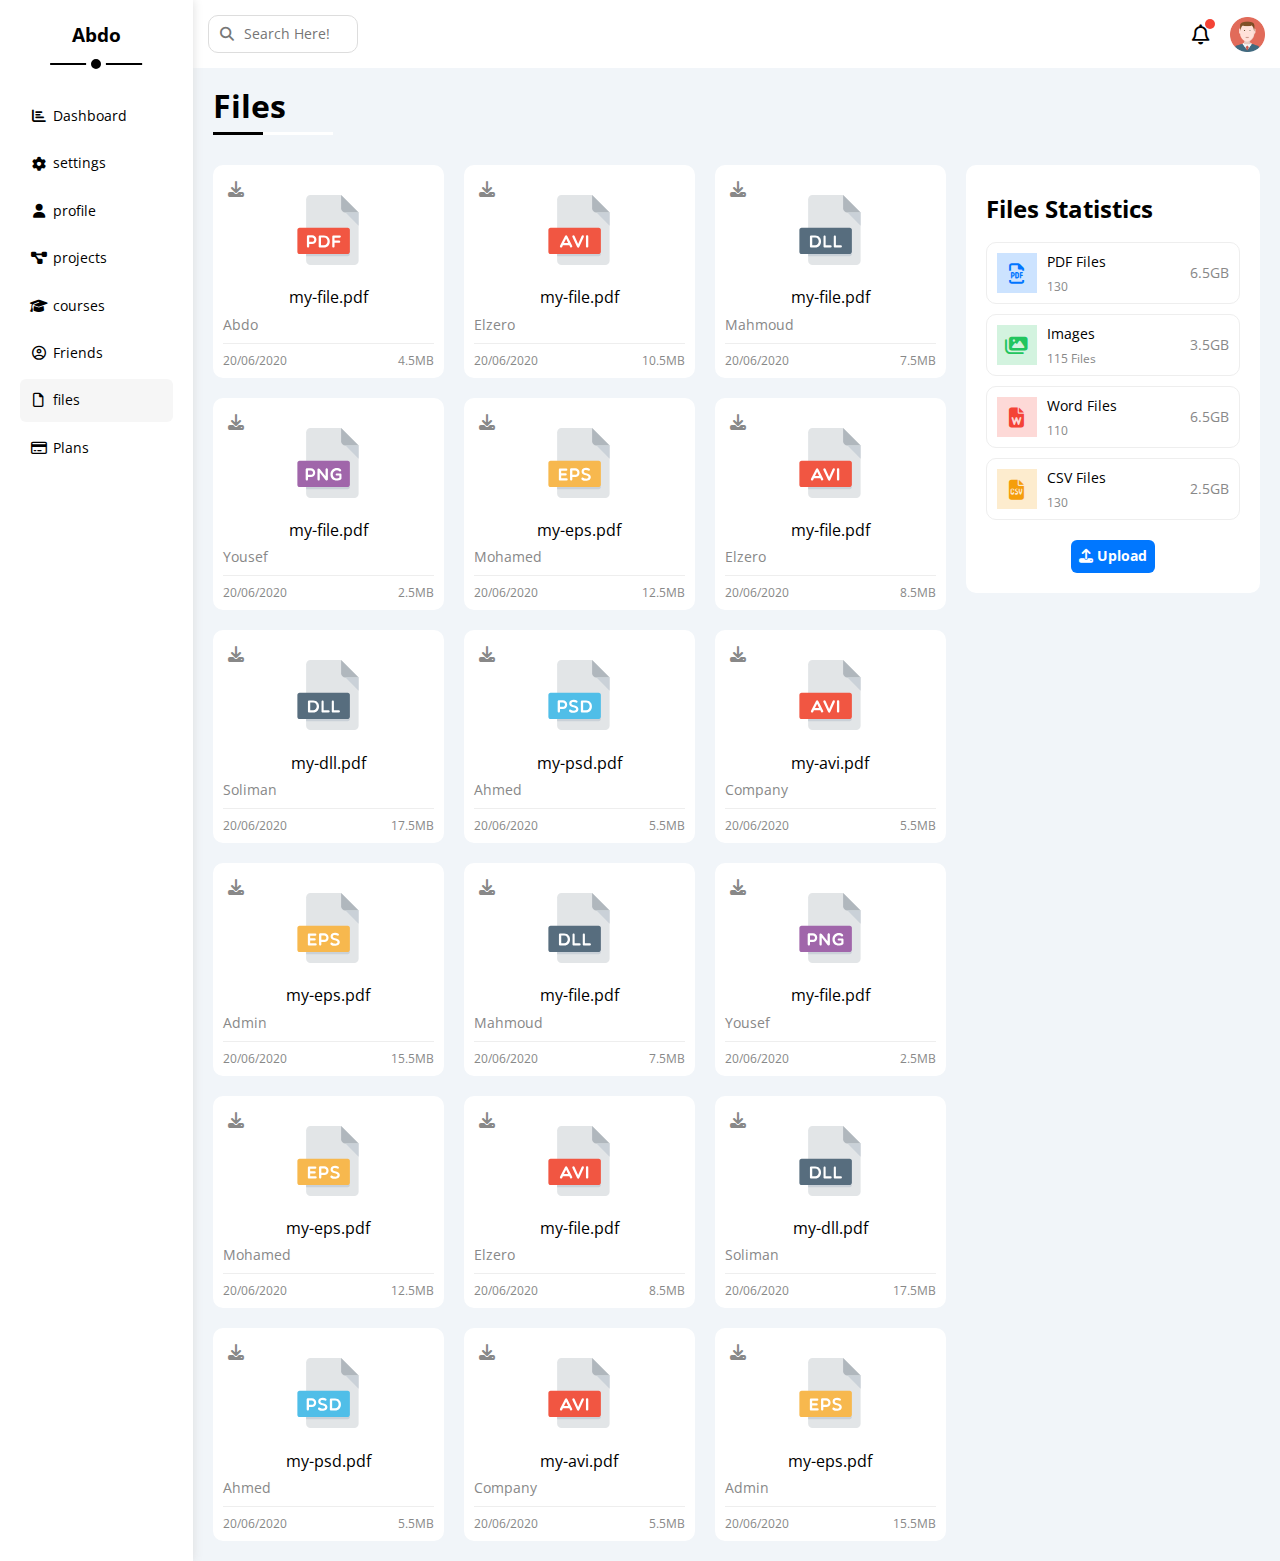
<file: files.html>
<!DOCTYPE html>
<html lang="en">
  <head>
    <meta charset="UTF-8" />
    <meta http-equiv="X-UA-Compatible" content="IE=edge" />
    <meta name="viewport" content="width=device-width, initial-scale=1.0" />
    <!-- Import font awesome library  -->
    <link rel="stylesheet" href="css/all.min.css" />
    <!-- Render and reset all userAgent styles -->
    <link rel="stylesheet" href="css/normailze.css" />
    <!-- Import Components CSS File -->
    <link rel="stylesheet" href="css/Components.css" />
    <!-- Import framework CSS File -->
    <link rel="stylesheet" href="css/framework.css" />
    <!-- Import Main Style CSS File  -->
    <link rel="stylesheet" href="css/style.css" />
    <title>Template 4 | Files</title>
  </head>
  <body>
    <main class="d-flex page-bg">
      <!-- Start Aside Bar -->
      <div class="aside p-20 bg-white">
        <h3 class="tx-center p-rel">Abdo</h3>
        <ul class="pt-20">
          <li>
            <a href="index.html">
              <i class="fa-solid fa-chart-bar fa-fw"></i>
              <span>Dashboard</span>
            </a>
          </li>
          <li>
            <a href="settings.html">
              <i class="fa-solid fa-gear fa-fw"></i>
              <span>settings</span>
            </a>
          </li>
          <li>
            <a href="profile.html">
              <i class="fa-solid fa-user fa-fw"></i>
              <span>profile</span>
            </a>
          </li>
          <li>
            <a href="projects.html">
              <i class="fa-solid fa-diagram-project fa-fw"></i>
              <span>projects</span>
            </a>
          </li>
          <li>
            <a href="courses.html">
              <i class="fa-solid fa-graduation-cap fa-fw"></i>
              <span>courses</span>
            </a>
          </li>
          <li>
            <a href="friends.html">
              <i class="fa-regular fa-circle-user fa-fw"></i>
              <span>Friends</span>
            </a>
          </li>
          <li class="active">
            <a href="files.html">
              <i class="fa-regular fa-file fa-fw"></i>
              <span>files</span>
            </a>
          </li>
          <li>
            <a href="plans.html">
              <i class="fa-regular fa-credit-card fa-fw"></i>
              <span>Plans</span>
            </a>
          </li>
        </ul>
      </div>
      <!-- End Aside Bar -->
      <div class="content w-full over-hidden">
        <div class="nav p-15 bg-white between-flex">
          <div class="search p-rel">
            <i class="fa-solid fa-magnifying-glass fa-fw"></i>
            <input
              type="search"
              placeholder="Search Here!"
              class="p-10 rad-10"
            />
          </div>
          <div class="user d-flex al-center">
            <i class="fa-regular fa-bell fa-lg mr-20 p-rel"></i>
            <img src="images/avatar.png" alt="avatar" />
          </div>
        </div>
        <h1 class="p-rel mb-20">Files</h1>
        <!-- start page grid -->
        <div class="files-content d-flex mr-20 ml-20 gap-20">
          <div class="files gap-20 mb-20">
            <div class="file p-10 p-rel bg-white rad-10">
              <div class="tx-center pb-10">
                <img src="images/pdf.svg" alt="pdf" />
                <p>my-file.pdf</p>
              </div>
              <span class="d-block gray fs-14 pb-10">Abdo</span>
              <div class="info between-flex pt-10">
                <span class="d-block gray fs-12">20/06/2020</span>
                <span class="d-block gray fs-12">4.5MB</span>
              </div>
            </div>
            <div class="file p-10 p-rel bg-white rad-10">
              <div class="tx-center pb-10">
                <img src="images/avi.svg" alt="pdf" />
                <p>my-file.pdf</p>
              </div>
              <span class="d-block gray fs-14 pb-10">Elzero</span>
              <div class="info between-flex pt-10">
                <span class="d-block gray fs-12">20/06/2020</span>
                <span class="d-block gray fs-12">10.5MB</span>
              </div>
            </div>
            <div class="file p-10 p-rel bg-white rad-10">
              <div class="tx-center pb-10">
                <img src="images/dll.svg" alt="pdf" />
                <p>my-file.pdf</p>
              </div>
              <span class="d-block gray fs-14 pb-10">Mahmoud</span>
              <div class="info between-flex pt-10">
                <span class="d-block gray fs-12">20/06/2020</span>
                <span class="d-block gray fs-12">7.5MB</span>
              </div>
            </div>
            <div class="file p-10 p-rel bg-white rad-10">
              <div class="tx-center pb-10">
                <img src="images/png.svg" alt="pdf" />
                <p>my-file.pdf</p>
              </div>
              <span class="d-block gray fs-14 pb-10">Yousef</span>
              <div class="info between-flex pt-10">
                <span class="d-block gray fs-12">20/06/2020</span>
                <span class="d-block gray fs-12">2.5MB</span>
              </div>
            </div>
            <div class="file p-10 p-rel bg-white rad-10">
              <div class="tx-center pb-10">
                <img src="images/eps.svg" alt="pdf" />
                <p>my-eps.pdf</p>
              </div>
              <span class="d-block gray fs-14 pb-10">Mohamed</span>
              <div class="info between-flex pt-10">
                <span class="d-block gray fs-12">20/06/2020</span>
                <span class="d-block gray fs-12">12.5MB</span>
              </div>
            </div>
            <div class="file p-10 p-rel bg-white rad-10">
              <div class="tx-center pb-10">
                <img src="images/avi.svg" alt="avi" />
                <p>my-file.pdf</p>
              </div>
              <span class="d-block gray fs-14 pb-10">Elzero</span>
              <div class="info between-flex pt-10">
                <span class="d-block gray fs-12">20/06/2020</span>
                <span class="d-block gray fs-12">8.5MB</span>
              </div>
            </div>
            <div class="file p-10 p-rel bg-white rad-10">
              <div class="tx-center pb-10">
                <img src="images/dll.svg" alt="dll" />
                <p>my-dll.pdf</p>
              </div>
              <span class="d-block gray fs-14 pb-10">Soliman</span>
              <div class="info between-flex pt-10">
                <span class="d-block gray fs-12">20/06/2020</span>
                <span class="d-block gray fs-12">17.5MB</span>
              </div>
            </div>
            <div class="file p-10 p-rel bg-white rad-10">
              <div class="tx-center pb-10">
                <img src="images/psd.svg" alt="pdf" />
                <p>my-psd.pdf</p>
              </div>
              <span class="d-block gray fs-14 pb-10">Ahmed</span>
              <div class="info between-flex pt-10">
                <span class="d-block gray fs-12">20/06/2020</span>
                <span class="d-block gray fs-12">5.5MB</span>
              </div>
            </div>
            <div class="file p-10 p-rel bg-white rad-10">
              <div class="tx-center pb-10">
                <img src="images/avi.svg" alt="pdf" />
                <p>my-avi.pdf</p>
              </div>
              <span class="d-block gray fs-14 pb-10">Company</span>
              <div class="info between-flex pt-10">
                <span class="d-block gray fs-12">20/06/2020</span>
                <span class="d-block gray fs-12">5.5MB</span>
              </div>
            </div>
            <div class="file p-10 p-rel bg-white rad-10">
              <div class="tx-center pb-10">
                <img src="images/eps.svg" alt="pdf" />
                <p>my-eps.pdf</p>
              </div>
              <span class="d-block gray fs-14 pb-10">Admin</span>
              <div class="info between-flex pt-10">
                <span class="d-block gray fs-12">20/06/2020</span>
                <span class="d-block gray fs-12">15.5MB</span>
              </div>
            </div>
            <div class="file p-10 p-rel bg-white rad-10">
              <div class="tx-center pb-10">
                <img src="images/dll.svg" alt="pdf" />
                <p>my-file.pdf</p>
              </div>
              <span class="d-block gray fs-14 pb-10">Mahmoud</span>
              <div class="info between-flex pt-10">
                <span class="d-block gray fs-12">20/06/2020</span>
                <span class="d-block gray fs-12">7.5MB</span>
              </div>
            </div>
            <div class="file p-10 p-rel bg-white rad-10">
              <div class="tx-center pb-10">
                <img src="images/png.svg" alt="pdf" />
                <p>my-file.pdf</p>
              </div>
              <span class="d-block gray fs-14 pb-10">Yousef</span>
              <div class="info between-flex pt-10">
                <span class="d-block gray fs-12">20/06/2020</span>
                <span class="d-block gray fs-12">2.5MB</span>
              </div>
            </div>
            <div class="file p-10 p-rel bg-white rad-10">
              <div class="tx-center pb-10">
                <img src="images/eps.svg" alt="pdf" />
                <p>my-eps.pdf</p>
              </div>
              <span class="d-block gray fs-14 pb-10">Mohamed</span>
              <div class="info between-flex pt-10">
                <span class="d-block gray fs-12">20/06/2020</span>
                <span class="d-block gray fs-12">12.5MB</span>
              </div>
            </div>
            <div class="file p-10 p-rel bg-white rad-10">
              <div class="tx-center pb-10">
                <img src="images/avi.svg" alt="avi" />
                <p>my-file.pdf</p>
              </div>
              <span class="d-block gray fs-14 pb-10">Elzero</span>
              <div class="info between-flex pt-10">
                <span class="d-block gray fs-12">20/06/2020</span>
                <span class="d-block gray fs-12">8.5MB</span>
              </div>
            </div>
            <div class="file p-10 p-rel bg-white rad-10">
              <div class="tx-center pb-10">
                <img src="images/dll.svg" alt="dll" />
                <p>my-dll.pdf</p>
              </div>
              <span class="d-block gray fs-14 pb-10">Soliman</span>
              <div class="info between-flex pt-10">
                <span class="d-block gray fs-12">20/06/2020</span>
                <span class="d-block gray fs-12">17.5MB</span>
              </div>
            </div>
            <div class="file p-10 p-rel bg-white rad-10">
              <div class="tx-center pb-10">
                <img src="images/psd.svg" alt="pdf" />
                <p>my-psd.pdf</p>
              </div>
              <span class="d-block gray fs-14 pb-10">Ahmed</span>
              <div class="info between-flex pt-10">
                <span class="d-block gray fs-12">20/06/2020</span>
                <span class="d-block gray fs-12">5.5MB</span>
              </div>
            </div>
            <div class="file p-10 p-rel bg-white rad-10">
              <div class="tx-center pb-10">
                <img src="images/avi.svg" alt="pdf" />
                <p>my-avi.pdf</p>
              </div>
              <span class="d-block gray fs-14 pb-10">Company</span>
              <div class="info between-flex pt-10">
                <span class="d-block gray fs-12">20/06/2020</span>
                <span class="d-block gray fs-12">5.5MB</span>
              </div>
            </div>
            <div class="file p-10 p-rel bg-white rad-10">
              <div class="tx-center pb-10">
                <img src="images/eps.svg" alt="pdf" />
                <p>my-eps.pdf</p>
              </div>
              <span class="d-block gray fs-14 pb-10">Admin</span>
              <div class="info between-flex pt-10">
                <span class="d-block gray fs-12">20/06/2020</span>
                <span class="d-block gray fs-12">15.5MB</span>
              </div>
            </div>
          </div>
          <div class="stats bg-white rad-10 p-20 flex-grow">
            <h2 class="pt-10 pb-20">Files Statistics</h2>
            <div class="box p-10 between-flex rad-10 mb-10">
              <div class="center-flex">
                <i class="fa-regular fa-file-pdf fa-lg c-blue mr-10 blue"></i>
                <div class="text">
                  <p class="mb-10 fs-14">PDF Files</p>
                  <span class="d-block gray fs-12">130</span>
                </div>
              </div>
              <p class="fs-14 gray">6.5GB</p>
            </div>
            <div class="box p-10 between-flex rad-10 mb-10">
              <div class="center-flex">
                <i class="fa-solid fa-images fa-lg c-green mr-10 green"></i>
                <div class="text">
                  <p class="mb-10 fs-14">Images</p>
                  <span class="d-block gray fs-12">115 Files</span>
                </div>
              </div>
              <p class="fs-14 gray">3.5GB</p>
            </div>
            <div class="box p-10 between-flex rad-10 mb-10">
              <div class="center-flex">
                <i class="fa-solid fa-file-word fa-lg c-red mr-10 red"></i>
                <div class="text">
                  <p class="mb-10 fs-14">Word Files</p>
                  <span class="d-block gray fs-12">110</span>
                </div>
              </div>
              <p class="fs-14 gray">6.5GB</p>
            </div>
            <div class="box p-10 between-flex rad-10 mb-20">
              <div class="center-flex">
                <i class="fa-solid fa-file-csv fa-lg c-orange mr-10 orange"></i>
                <div class="text">
                  <p class="mb-10 fs-14">CSV Files</p>
                  <span class="d-block gray fs-12">130</span>
                </div>
              </div>
              <p class="fs-14 gray">2.5GB</p>
            </div>
            <a href="#" class="num-shape">
              <i class="fa-solid fa-upload"></i>
              Upload
            </a>
          </div>
        </div>
      </div>
    </main>
  </body>
</html>
</file>
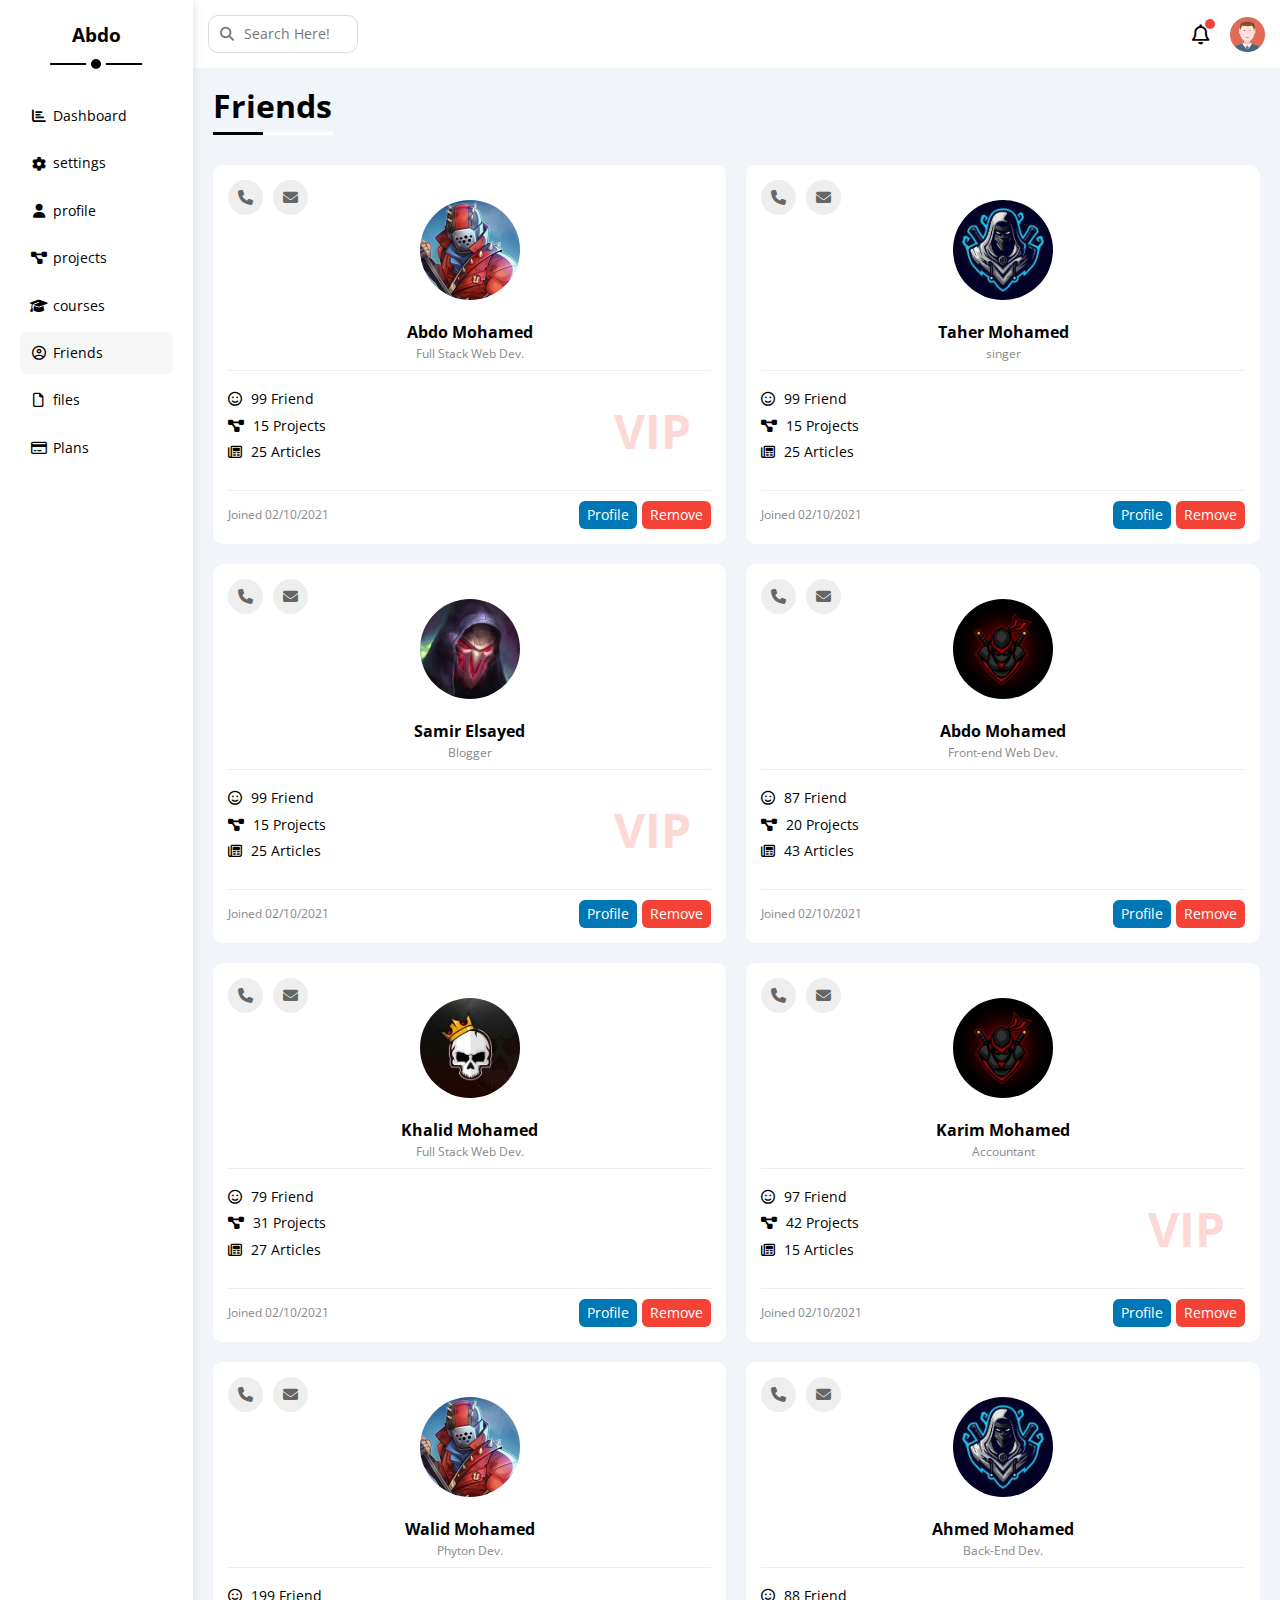
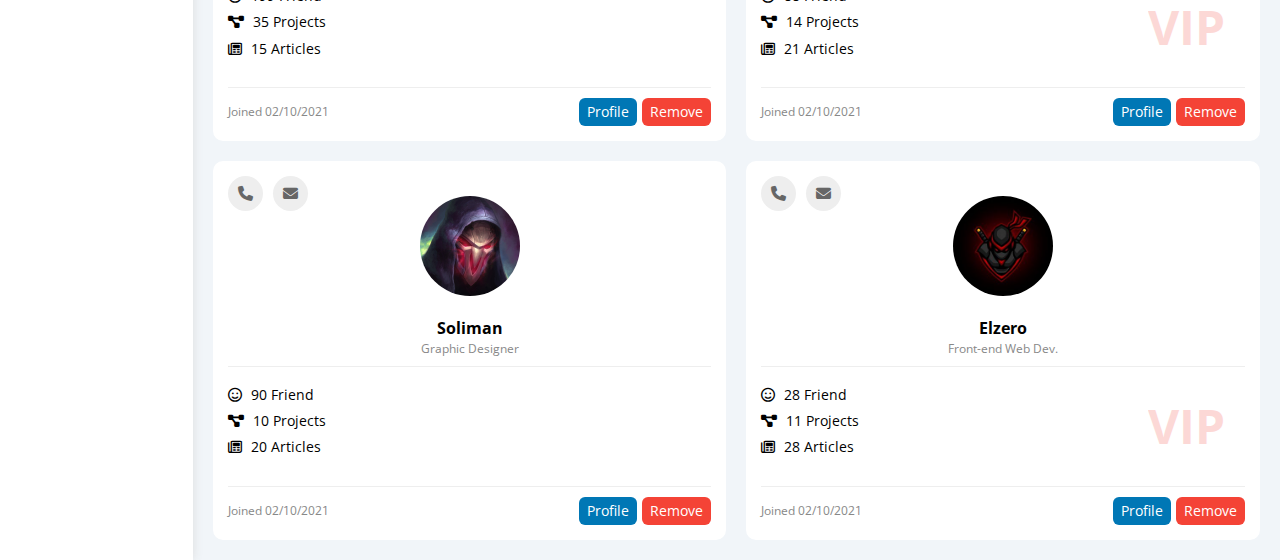
<file: friends.html>
<!DOCTYPE html>
<html lang="en">
  <head>
    <meta charset="UTF-8">
    <meta http-equiv="X-UA-Compatible" content="IE=edge">
    <meta name="viewport" content="width=device-width, initial-scale=1.0">
    <!-- Import font awesome library  -->
    <link rel="stylesheet" href="css/all.min.css">
    <!-- Render and reset all userAgent styles -->
    <link rel="stylesheet" href="css/normailze.css">
    <!-- Import Components CSS File -->
    <link rel="stylesheet" href="css/Components.css">
    <!-- Import framework CSS File -->
    <link rel="stylesheet" href="css/framework.css">
    <!-- Import Main Style CSS File  -->
    <link rel="stylesheet" href="css/style.css">
    <title>Template 4 | Friends </title>
  </head>
  <body>
    <main class="d-flex page-bg">
      <!-- Start Aside Bar -->
      <div class="aside p-20 bg-white">
        <h3 class="tx-center p-rel">Abdo</h3>
        <ul class="pt-20">
          <li>
            <a href="index.html">
              <i class="fa-solid fa-chart-bar fa-fw"></i>
              <span>Dashboard</span>
            </a>
          </li>
          <li >
            <a href="settings.html">
              <i class="fa-solid fa-gear fa-fw"></i>
              <span>settings</span>
            </a>
          </li>
          <li>
            <a href="profile.html">
              <i class="fa-solid fa-user fa-fw"></i>
              <span>profile</span>
            </a>
          </li>
          <li>
            <a href="projects.html">
              <i class="fa-solid fa-diagram-project fa-fw"></i>
              <span>projects</span>
            </a>
          </li>
          <li>
            <a href="courses.html">
              <i class="fa-solid fa-graduation-cap fa-fw"></i>
              <span>courses</span>
            </a>
          </li>
          <li class="active">
            <a href="friends.html">
              <i class="fa-regular fa-circle-user fa-fw"></i>
              <span>Friends</span>
            </a>
          </li>
          <li>
            <a href="files.html">
              <i class="fa-regular fa-file fa-fw"></i>
              <span>files</span>
            </a>
          </li>
          <li>
            <a href="plans.html">
              <i class="fa-regular fa-credit-card fa-fw"></i>
              <span>Plans</span>
            </a>
          </li>
        </ul>
      </div>
      <!-- End Aside Bar -->
      <div class="content w-full over-hidden">
        <div class="nav p-15 bg-white between-flex">
          <div class="search p-rel">
            <i class="fa-solid fa-magnifying-glass fa-fw "></i>
            <input type="search" placeholder="Search Here!" class="p-10 rad-10" >
          </div>
          <div class="user d-flex al-center">
            <i class="fa-regular fa-bell fa-lg mr-20 p-rel"></i>
            <img src="images/avatar.png" alt="avatar">
          </div>
        </div>
        <h1 class="p-rel mb-20">Friends</h1>
        <!-- start page grid -->
        <div class=" friends gap-20 mb-20 mr-20 ml-20">
          <div class="friend bg-white rad-10 over-hidden p-rel p-15">
            <div class="phone"></div>
            <div class="mail"></div>
            <div class="tx-center mb-10">
              <img src="images/friend-01.jpg" alt="friend" class="mb-20">
              <p class="mb-5 txt-bold">Abdo Mohamed</p>
              <span class="d-block gray fs-12"> Full Stack Web Dev.</span>
            </div>
            <div class="info pt-20 pb-20 fs-14 p-rel vip">
              <div class="mb-10">
                <i class="fa-regular fa-face-smile mr-5"></i>
                <span>99 Friend</span>
              </div>
              <div class="mb-10">
                <i class="fa-solid fa-diagram-project mr-5"></i>
                <span>15 Projects</span>
              </div>
              <div class="mb-10">
                <i class="fa-regular fa-newspaper mr-5"></i>
                <span>25 Articles</span>
              </div>
            </div>
            <div class="control between-flex pt-10">
              <p class="gray fs-12">Joined 02/10/2021</p>
              <div class="btns d-flex">
                <a href="#" class="num-shape mr-5 c-white">Profile</a>
                <a href="#" class="num-shape c-white">Remove</a>
              </div>
            </div>
          </div>
          <div class="friend bg-white rad-10 over-hidden p-rel p-15">
            <div class="phone"></div>
            <div class="mail"></div>
            <div class="tx-center mb-10">
              <img src="images/friend-02.jpg" alt="friend" class="mb-20">
              <p class="mb-5 txt-bold">Taher Mohamed</p>
              <span class="d-block gray fs-12"> singer</span>
            </div>
            <div class="info pt-20 pb-20 fs-14 p-rel">
              <div class="mb-10">
                <i class="fa-regular fa-face-smile mr-5"></i>
                <span>99 Friend</span>
              </div>
              <div class="mb-10">
                <i class="fa-solid fa-diagram-project mr-5"></i>
                <span>15 Projects</span>
              </div>
              <div class="mb-10">
                <i class="fa-regular fa-newspaper mr-5"></i>
                <span>25 Articles</span>
              </div>
            </div>
            <div class="control between-flex pt-10">
              <p class="gray fs-12">Joined 02/10/2021</p>
              <div class="btns d-flex">
                <a href="#" class="num-shape mr-5 c-white">Profile</a>
                <a href="#" class="num-shape c-white">Remove</a>
              </div>
            </div>
          </div>
          <div class="friend bg-white rad-10 over-hidden p-rel p-15">
            <div class="phone"></div>
            <div class="mail"></div>
            <div class="tx-center mb-10">
              <img src="images/friend-03.jpg" alt="friend" class="mb-20">
              <p class="mb-5 txt-bold">Samir Elsayed</p>
              <span class="d-block gray fs-12"> Blogger</span>
            </div>
            <div class="info pt-20 pb-20 fs-14 p-rel vip">
              <div class="mb-10">
                <i class="fa-regular fa-face-smile mr-5"></i>
                <span>99 Friend</span>
              </div>
              <div class="mb-10">
                <i class="fa-solid fa-diagram-project mr-5"></i>
                <span>15 Projects</span>
              </div>
              <div class="mb-10">
                <i class="fa-regular fa-newspaper mr-5"></i>
                <span>25 Articles</span>
              </div>
            </div>
            <div class="control between-flex pt-10">
              <p class="gray fs-12">Joined 02/10/2021</p>
              <div class="btns d-flex">
                <a href="#" class="num-shape mr-5 c-white">Profile</a>
                <a href="#" class="num-shape c-white">Remove</a>
              </div>
            </div>
          </div>
          <div class="friend bg-white rad-10 over-hidden p-rel p-15">
            <div class="phone"></div>
            <div class="mail"></div>
            <div class="tx-center mb-10">
              <img src="images/friend-04.jpg" alt="friend" class="mb-20">
              <p class="mb-5 txt-bold">Abdo Mohamed</p>
              <span class="d-block gray fs-12"> Front-end Web Dev.</span>
            </div>
            <div class="info pt-20 pb-20 fs-14">
              <div class="mb-10">
                <i class="fa-regular fa-face-smile mr-5"></i>
                <span>87 Friend</span>
              </div>
              <div class="mb-10">
                <i class="fa-solid fa-diagram-project mr-5"></i>
                <span>20 Projects</span>
              </div>
              <div class="mb-10">
                <i class="fa-regular fa-newspaper mr-5"></i>
                <span>43 Articles</span>
              </div>
            </div>
            <div class="control between-flex pt-10">
              <p class="gray fs-12">Joined 02/10/2021</p>
              <div class="btns d-flex">
                <a href="#" class="num-shape mr-5 c-white">Profile</a>
                <a href="#" class="num-shape c-white">Remove</a>
              </div>
            </div>
          </div>
          <div class="friend bg-white rad-10 over-hidden p-rel p-15">
            <div class="phone"></div>
            <div class="mail"></div>
            <div class="tx-center mb-10">
              <img src="images/friend-05.jpg" alt="friend" class="mb-20">
              <p class="mb-5 txt-bold">Khalid Mohamed</p>
              <span class="d-block gray fs-12"> Full Stack Web Dev.</span>
            </div>
            <div class="info pt-20 pb-20 fs-14">
              <div class="mb-10">
                <i class="fa-regular fa-face-smile mr-5"></i>
                <span>79 Friend</span>
              </div>
              <div class="mb-10">
                <i class="fa-solid fa-diagram-project mr-5"></i>
                <span>31 Projects</span>
              </div>
              <div class="mb-10">
                <i class="fa-regular fa-newspaper mr-5"></i>
                <span>27 Articles</span>
              </div>
            </div>
            <div class="control between-flex pt-10">
              <p class="gray fs-12">Joined 02/10/2021</p>
              <div class="btns d-flex">
                <a href="#" class="num-shape mr-5 c-white">Profile</a>
                <a href="#" class="num-shape c-white">Remove</a>
              </div>
            </div>
          </div>
          <div class="friend bg-white rad-10 over-hidden p-rel p-15">
            <div class="phone"></div>
            <div class="mail"></div>
            <div class="tx-center mb-10">
              <img src="images/friend-04.jpg" alt="friend" class="mb-20">
              <p class="mb-5 txt-bold">Karim Mohamed</p>
              <span class="d-block gray fs-12"> Accountant</span>
            </div>
            <div class="info pt-20 pb-20 fs-14 p-rel vip">
              <div class="mb-10">
                <i class="fa-regular fa-face-smile mr-5"></i>
                <span>97 Friend</span>
              </div>
              <div class="mb-10">
                <i class="fa-solid fa-diagram-project mr-5"></i>
                <span>42 Projects</span>
              </div>
              <div class="mb-10">
                <i class="fa-regular fa-newspaper mr-5"></i>
                <span>15 Articles</span>
              </div>
            </div>
            <div class="control between-flex pt-10">
              <p class="gray fs-12">Joined 02/10/2021</p>
              <div class="btns d-flex">
                <a href="#" class="num-shape mr-5 c-white">Profile</a>
                <a href="#" class="num-shape c-white">Remove</a>
              </div>
            </div>
          </div>
          <div class="friend bg-white rad-10 over-hidden p-rel p-15">
            <div class="phone"></div>
            <div class="mail"></div>
            <div class="tx-center mb-10">
              <img src="images/friend-01.jpg" alt="friend" class="mb-20">
              <p class="mb-5 txt-bold">Walid Mohamed</p>
              <span class="d-block gray fs-12"> Phyton Dev.</span>
            </div>
            <div class="info pt-20 pb-20 fs-14">
              <div class="mb-10">
                <i class="fa-regular fa-face-smile mr-5"></i>
                <span>199 Friend</span>
              </div>
              <div class="mb-10">
                <i class="fa-solid fa-diagram-project mr-5"></i>
                <span>35 Projects</span>
              </div>
              <div class="mb-10">
                <i class="fa-regular fa-newspaper mr-5"></i>
                <span>15 Articles</span>
              </div>
            </div>
            <div class="control between-flex pt-10">
              <p class="gray fs-12">Joined 02/10/2021</p>
              <div class="btns d-flex">
                <a href="#" class="num-shape mr-5 c-white">Profile</a>
                <a href="#" class="num-shape c-white">Remove</a>
              </div>
            </div>
          </div>
          <div class="friend bg-white rad-10 over-hidden p-rel p-15">
            <div class="phone"></div>
            <div class="mail"></div>
            <div class="tx-center mb-10">
              <img src="images/friend-02.jpg" alt="friend" class="mb-20">
              <p class="mb-5 txt-bold">Ahmed Mohamed</p>
              <span class="d-block gray fs-12"> Back-End Dev.</span>
            </div>
            <div class="info pt-20 pb-20 fs-14 p-rel vip">
              <div class="mb-10">
                <i class="fa-regular fa-face-smile mr-5"></i>
                <span>88 Friend</span>
              </div>
              <div class="mb-10">
                <i class="fa-solid fa-diagram-project mr-5"></i>
                <span>14 Projects</span>
              </div>
              <div class="mb-10">
                <i class="fa-regular fa-newspaper mr-5"></i>
                <span>21 Articles</span>
              </div>
            </div>
            <div class="control between-flex pt-10">
              <p class="gray fs-12">Joined 02/10/2021</p>
              <div class="btns d-flex">
                <a href="#" class="num-shape mr-5 c-white">Profile</a>
                <a href="#" class="num-shape c-white">Remove</a>
              </div>
            </div>
          </div>
          <div class="friend bg-white rad-10 over-hidden p-rel p-15">
            <div class="phone"></div>
            <div class="mail"></div>
            <div class="tx-center mb-10">
              <img src="images/friend-03.jpg" alt="friend" class="mb-20">
              <p class="mb-5 txt-bold">Soliman</p>
              <span class="d-block gray fs-12"> Graphic Designer</span>
            </div>
            <div class="info pt-20 pb-20 fs-14">
              <div class="mb-10">
                <i class="fa-regular fa-face-smile mr-5"></i>
                <span>90 Friend</span>
              </div>
              <div class="mb-10">
                <i class="fa-solid fa-diagram-project mr-5"></i>
                <span>10 Projects</span>
              </div>
              <div class="mb-10">
                <i class="fa-regular fa-newspaper mr-5"></i>
                <span>20 Articles</span>
              </div>
            </div>
            <div class="control between-flex pt-10">
              <p class="gray fs-12">Joined 02/10/2021</p>
              <div class="btns d-flex">
                <a href="#" class="num-shape mr-5 c-white">Profile</a>
                <a href="#" class="num-shape c-white">Remove</a>
              </div>
            </div>
          </div>
          <div class="friend bg-white rad-10 over-hidden p-rel p-15">
            <div class="phone"></div>
            <div class="mail"></div>
            <div class="tx-center mb-10">
              <img src="images/friend-04.jpg" alt="friend" class="mb-20">
              <p class="mb-5 txt-bold">Elzero</p>
              <span class="d-block gray fs-12"> Front-end Web Dev.</span>
            </div>
            <div class="info pt-20 pb-20 fs-14 p-rel vip">
              <div class="mb-10">
                <i class="fa-regular fa-face-smile mr-5"></i>
                <span>28 Friend</span>
              </div>
              <div class="mb-10">
                <i class="fa-solid fa-diagram-project mr-5"></i>
                <span>11 Projects</span>
              </div>
              <div class="mb-10">
                <i class="fa-regular fa-newspaper mr-5"></i>
                <span>28 Articles</span>
              </div>
            </div>
            <div class="control between-flex pt-10">
              <p class="gray fs-12">Joined 02/10/2021</p>
              <div class="btns d-flex">
                <a href="#" class="num-shape mr-5 c-white">Profile</a>
                <a href="#" class="num-shape c-white">Remove</a>
              </div>
            </div>
          </div>
        </div>
      </div>
    </main>
  </body>
</html>
</file>
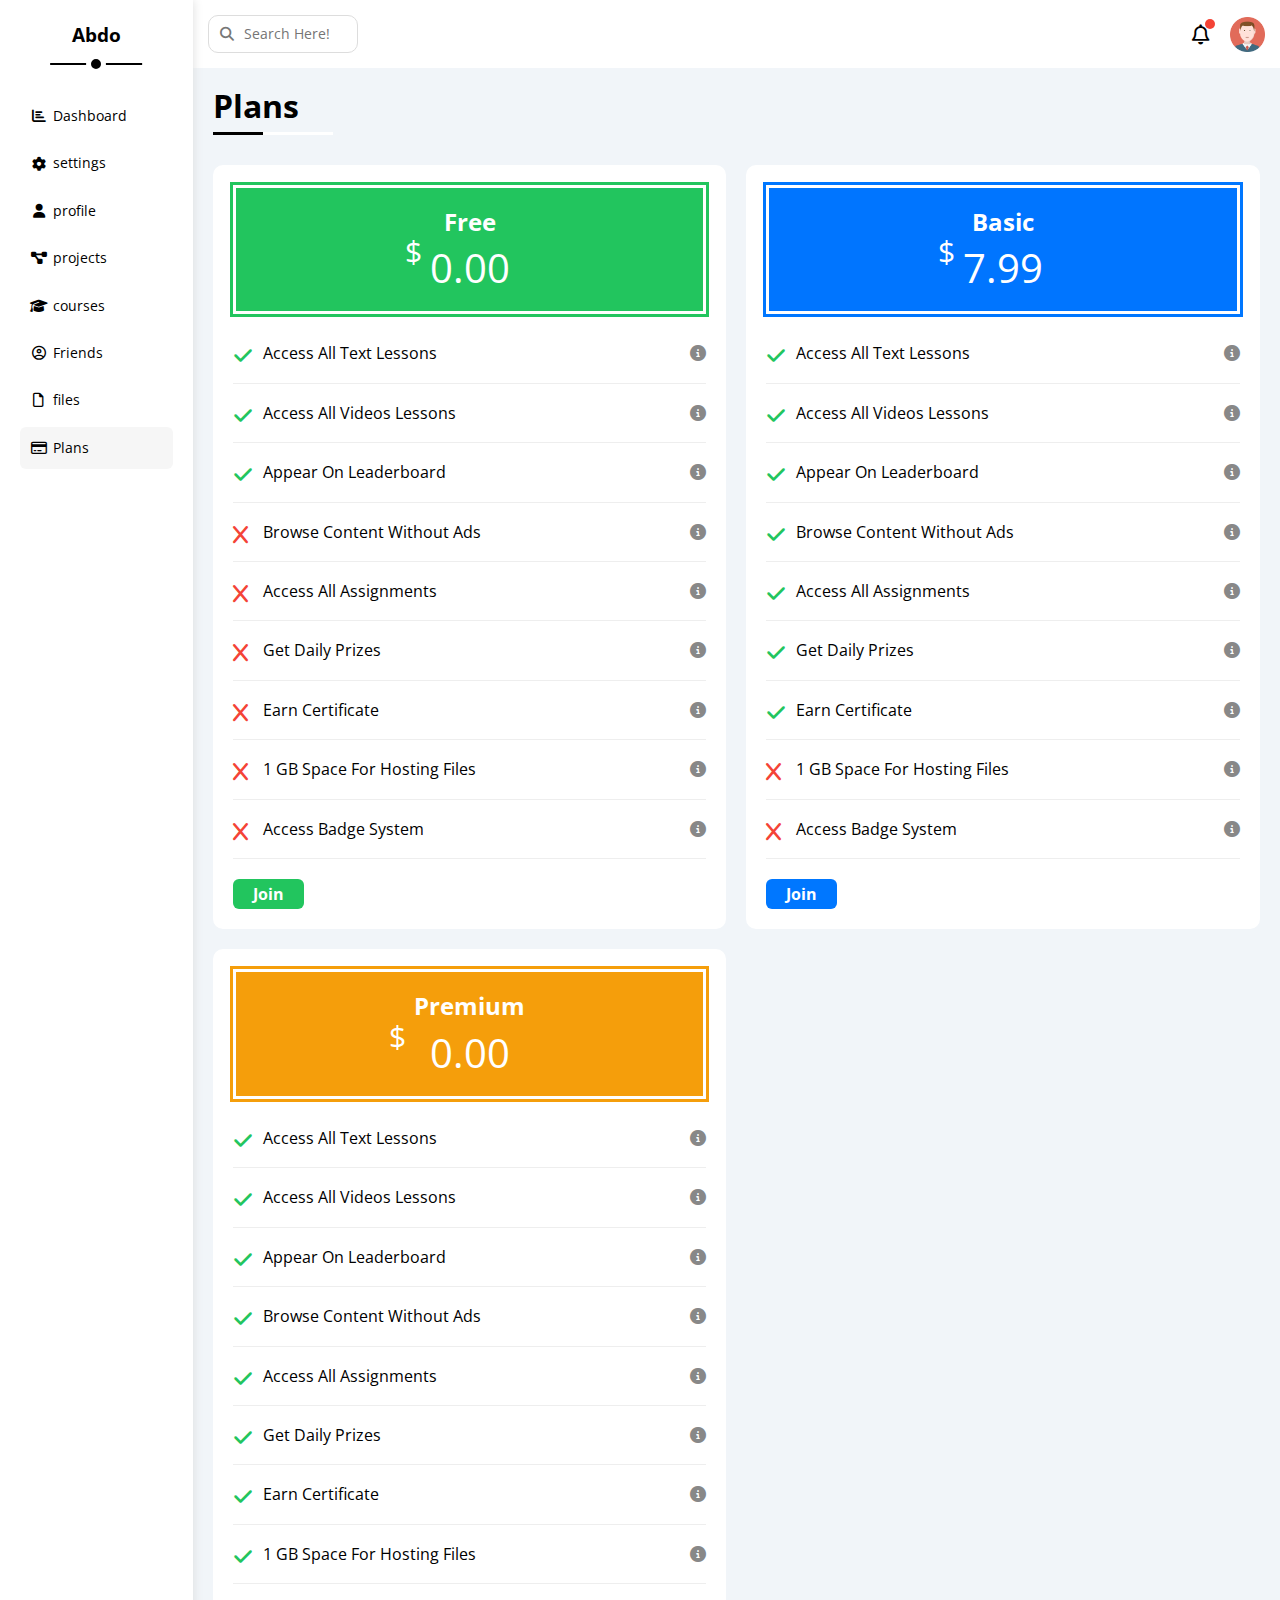
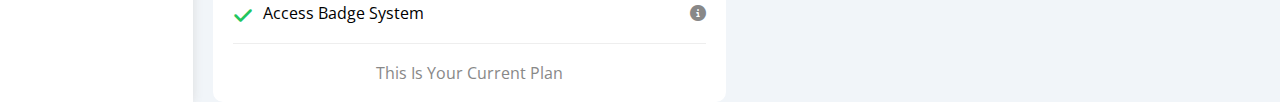
<file: plans.html>
<!DOCTYPE html>
<html lang="en">
  <head>
    <meta charset="UTF-8">
    <meta http-equiv="X-UA-Compatible" content="IE=edge">
    <meta name="viewport" content="width=device-width, initial-scale=1.0">
    <!-- Import font awesome library  -->
    <link rel="stylesheet" href="css/all.min.css">
    <!-- Render and reset all userAgent styles -->
    <link rel="stylesheet" href="css/normailze.css">
    <!-- Import Components CSS File -->
    <link rel="stylesheet" href="css/Components.css">
    <!-- Import framework CSS File -->
    <link rel="stylesheet" href="css/framework.css">
    <!-- Import Main Style CSS File  -->
    <link rel="stylesheet" href="css/style.css">
    <title>Template 4 | Plans </title>
  </head>
  <body>
    <main class="d-flex page-bg">
      <!-- Start Aside Bar -->
      <div class="aside p-20 bg-white">
        <h3 class="tx-center p-rel">Abdo</h3>
        <ul class="pt-20">
          <li>
            <a href="index.html">
              <i class="fa-solid fa-chart-bar fa-fw"></i>
              <span>Dashboard</span>
            </a>
          </li>
          <li >
            <a href="settings.html">
              <i class="fa-solid fa-gear fa-fw"></i>
              <span>settings</span>
            </a>
          </li>
          <li>
            <a href="profile.html">
              <i class="fa-solid fa-user fa-fw"></i>
              <span>profile</span>
            </a>
          </li>
          <li>
            <a href="projects.html">
              <i class="fa-solid fa-diagram-project fa-fw"></i>
              <span>projects</span>
            </a>
          </li>
          <li>
            <a href="courses.html">
              <i class="fa-solid fa-graduation-cap fa-fw"></i>
              <span>courses</span>
            </a>
          </li>
          <li>
            <a href="friends.html">
              <i class="fa-regular fa-circle-user fa-fw"></i>
              <span>Friends</span>
            </a>
          </li>
          <li>
            <a href="files.html">
              <i class="fa-regular fa-file fa-fw"></i>
              <span>files</span>
            </a>
          </li>
          <li class="active">
            <a href="plans.html">
              <i class="fa-regular fa-credit-card fa-fw"></i>
              <span>Plans</span>
            </a>
          </li>
        </ul>
      </div>
      <!-- End Aside Bar -->
      <div class="content w-full over-hidden">
        <div class="nav p-15 bg-white between-flex">
          <div class="search p-rel">
            <i class="fa-solid fa-magnifying-glass fa-fw "></i>
            <input type="search" placeholder="Search Here!" class="p-10 rad-10" >
          </div>
          <div class="user d-flex al-center">
            <i class="fa-regular fa-bell fa-lg mr-20 p-rel"></i>
            <img src="images/avatar.png" alt="avatar">
          </div>
        </div>
        <h1 class="p-rel mb-20">Plans</h1>
        <!-- start page grid -->
        <div class="plans mr-20 ml-20 d-flex gap-20 flex-col-mobile">
          <div class="free bg-white p-20 rad-10">
            <div class="price tx-center bg-green p-20 c-white mb-10">
              <div class="text w-fit">
                <p class="txt-bold mb-10 fs-24">Free</p>
                <p class="amount"><span>$</span> 0.00</p>
              </div>
            </div>
            <ul>
              <li class="true">Access All Text Lessons</li>
              <li class="true">Access All Videos Lessons</li>
              <li class="true">Appear On Leaderboard</li>
              <li class="false">Browse Content Without Ads</li>
              <li class="false">Access All Assignments</li>
              <li class="false">Get Daily Prizes</li>
              <li class="false">Earn Certificate</li>
              <li class="false">1 GB Space For Hosting Files</li>
              <li class="false">Access Badge System</li>
            </ul>
            <a href="#" class="num-shape mt-20 c-white w-fit">Join</a>
          </div>
          <div class="basic bg-white p-20 rad-10">
            <div class="price tx-center bg-blue p-20 c-white mb-10">
              <div class="text w-fit">
                <p class="txt-bold mb-10 fs-24">Basic</p>
                <p class="amount"><span>$</span> 7.99</p>
              </div>
            </div>
            <ul>
              <li class="true">Access All Text Lessons</li>
              <li class="true">Access All Videos Lessons</li>
              <li class="true">Appear On Leaderboard</li>
              <li class="true">Browse Content Without Ads</li>
              <li class="true">Access All Assignments</li>
              <li class="true">Get Daily Prizes</li>
              <li class="true">Earn Certificate</li>
              <li class="false">1 GB Space For Hosting Files</li>
              <li class="false">Access Badge System</li>
            </ul>
            <a href="#" class="num-shape mt-20 c-white w-fit">Join</a>
          </div>
          <div class="premium bg-white p-20 rad-10">
            <div class="price tx-center bg-orange p-20 c-white mb-10">
              <div class="text w-fit">
                <p class="txt-bold mb-10 fs-24">Premium</p>
                <p class="amount"><span>$</span> 0.00</p>
              </div>
            </div>
            <ul>
              <li class="true">Access All Text Lessons</li>
              <li class="true">Access All Videos Lessons</li>
              <li class="true">Appear On Leaderboard</li>
              <li class="true">Browse Content Without Ads</li>
              <li class="true">Access All Assignments</li>
              <li class="true">Get Daily Prizes</li>
              <li class="true">Earn Certificate</li>
              <li class="true">1 GB Space For Hosting Files</li>
              <li class="true">Access Badge System</li>
            </ul>
            <span class="d-block gray tx-center mt-20">This Is Your Current Plan</span>
          </div>
        </div>
      </div>
    </main>
  </body>
</html>
</file>
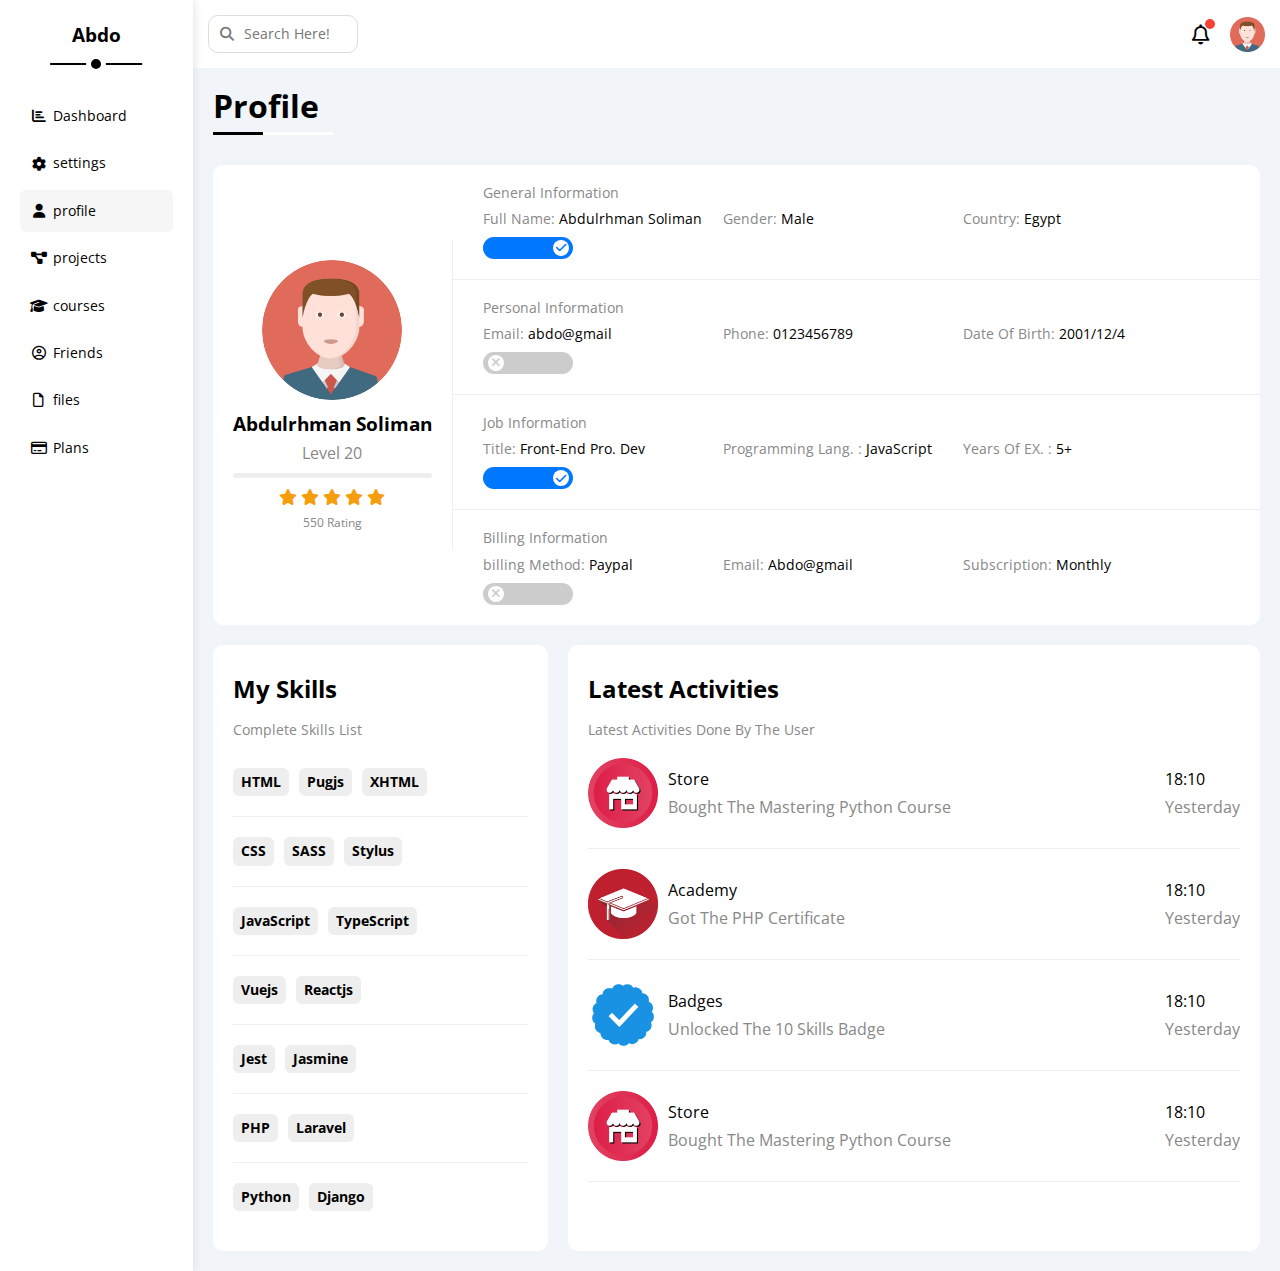
<file: profile.html>
<!DOCTYPE html>
<html lang="en">
  <head>
    <meta charset="UTF-8">
    <meta http-equiv="X-UA-Compatible" content="IE=edge">
    <meta name="viewport" content="width=device-width, initial-scale=1.0">
    <!-- Import font awesome library  -->
    <link rel="stylesheet" href="css/all.min.css">
    <!-- Render and reset all userAgent styles -->
    <link rel="stylesheet" href="css/normailze.css">
    <!-- Import Components CSS File -->
    <link rel="stylesheet" href="css/Components.css">
    <!-- Import framework CSS File -->
    <link rel="stylesheet" href="css/framework.css">
    <!-- Import Main Style CSS File  -->
    <link rel="stylesheet" href="css/style.css">
    <title>Template 4 | Profile </title>
  </head>
  <body>
    <main class="d-flex page-bg">
      <!-- Start Aside Bar -->
      <div class="aside p-20 bg-white">
        <h3 class="tx-center p-rel">Abdo</h3>
        <ul class="pt-20">
          <li>
            <a href="index.html">
              <i class="fa-solid fa-chart-bar fa-fw"></i>
              <span>Dashboard</span>
            </a>
          </li>
          <li>
            <a href="settings.html">
              <i class="fa-solid fa-gear fa-fw"></i>
              <span>settings</span>
            </a>
          </li>
          <li class="active">
            <a href="profile.html">
              <i class="fa-solid fa-user fa-fw"></i>
              <span>profile</span>
            </a>
          </li>
          <li>
            <a href="projects.html">
              <i class="fa-solid fa-diagram-project fa-fw"></i>
              <span>projects</span>
            </a>
          </li>
          <li>
            <a href="courses.html">
              <i class="fa-solid fa-graduation-cap fa-fw"></i>
              <span>courses</span>
            </a>
          </li>
          <li>
            <a href="friends.html">
              <i class="fa-regular fa-circle-user fa-fw"></i>
              <span>Friends</span>
            </a>
          </li>
          <li>
            <a href="files.html">
              <i class="fa-regular fa-file fa-fw"></i>
              <span>files</span>
            </a>
          </li>
          <li>
            <a href="plans.html">
              <i class="fa-regular fa-credit-card fa-fw"></i>
              <span>Plans</span>
            </a>
          </li>
        </ul>
      </div>
      <!-- End Aside Bar -->
      <div class="content w-full over-hidden">
        <header class=" nav p-15 bg-white between-flex">
          <div class="search p-rel">
            <i class="fa-solid fa-magnifying-glass fa-fw "></i>
            <input type="search" placeholder="Search Here!" class="p-10 rad-10" >
          </div>
          <div class="user d-flex al-center">
            <i class="fa-regular fa-bell fa-lg mr-20 p-rel"></i>
            <img src="images/avatar.png" alt="avatar">
          </div>
        </header>
        <h1 class="p-rel">Profile</h1>
        <div class="profile-info center-flex bg-white rad-10 flex-col-mobile">
          <div class="profile-img tx-center p-20">
            <img src="images/avatar.png" alt="avatar">
            <h3 class="mb-10 mt-10">Abdulrhman Soliman</h3>
            <p class="gray">Level 20</p>
            <span class="progress mt-10 w-full bg-eee rad-10 d-block p-rel over-hidden"></span>
            <div class="stars mb-10 mt-10">
              <i class="fa-solid fa-star"></i>
              <i class="fa-solid fa-star"></i>
              <i class="fa-solid fa-star"></i>
              <i class="fa-solid fa-star"></i>
              <i class="fa-solid fa-star"></i>
            </div>
            <span class="gray d-block fs-12">550 Rating</span>
          </div>
          <div class="all-info flex-grow">
            <div class=" pb-20 pl-30 pt-20">
              <p class="gray fs-14 txt-c-mobile">General Information</p>
              <div class="list d-flex pt-10 fs-14 f-wrap">
                <p class="gray pb-10">Full Name: <span>Abdulrhman Soliman</span></p>
                <p class="gray pb-10">Gender: <span>Male</span></p>
                <p class="gray pb-10">Country: <span>Egypt</span></p>
                <input type="checkbox" class="check" checked>
              </div>
            </div>
            <div class=" pb-20 pt-20 pl-30">
              <p class="gray fs-14 txt-c-mobile">Personal Information</p>
              <div class="list d-flex pt-10 fs-14 f-wrap">
                <p class="gray pb-10">Email: <span>abdo@gmail</span></p>
                <p class="gray pb-10">Phone: <span>0123456789</span></p>
                <p class="gray pb-10">Date Of Birth: <span>2001/12/4</span></p>
                <input type="checkbox" class="check">
              </div>
            </div>
            <div class=" pb-20 pt-20 pl-30">
              <p class="gray fs-14 txt-c-mobile">Job Information</p>
              <div class="list d-flex pt-10 fs-14 f-wrap">
                <p class="gray pb-10">Title: <span>Front-End Pro. Dev</span></p>
                <p class="gray pb-10">Programming Lang. : <span>JavaScript</span></p>
                <p class="gray pb-10">Years Of EX. : <span>5+</span></p>
                <input type="checkbox" class="check" checked>
              </div>
            </div>
            <div class=" pb-20 pt-20 pl-30">
              <p class="gray fs-14 txt-c-mobile">Billing Information</p>
              <div class="list d-flex  pt-10 fs-14 f-wrap">
                <p class="gray pb-10">billing Method: <span>Paypal</span></p>
                <p class="gray pb-10">Email: <span>Abdo@gmail</span></p>
                <p class="gray pb-10">Subscription: <span>Monthly</span></p>
                <input type="checkbox" class="check">
              </div>
            </div>
          </div>
        </div>
        <div class="skills-activity d-flex gap-20 flex-col-mobile">
          <div class="skills p-20 bg-white rad-10">
            <h2 class="pt-10 pb-10">My Skills</h2>
            <p class=" gray fs-14 pt-10 pb-10">Complete Skills List</p>
            <div class="skill pt-20 pb-20 d-flex gap-10">
              <span class="num-shape"> HTML</span>
              <span class="num-shape"> Pugjs</span>
              <span class="num-shape"> XHTML</span>
            </div>
            <div class="skill pt-20 pb-20 d-flex gap-10">
              <span class="num-shape"> CSS</span>
              <span class="num-shape"> SASS</span>
              <span class="num-shape"> Stylus</span>
            </div>
            <div class="skill pt-20 pb-20 d-flex gap-10">
              <span class="num-shape"> JavaScript</span>
              <span class="num-shape"> TypeScript</span>
            </div>
            <div class="skill pt-20 pb-20 d-flex gap-10">
              <span class="num-shape"> Vuejs</span>
              <span class="num-shape"> Reactjs</span>
            </div>
            <div class="skill pt-20 pb-20 d-flex gap-10">
              <span class="num-shape"> Jest</span>
              <span class="num-shape"> Jasmine</span>
            </div>
            <div class="skill pt-20 pb-20 d-flex gap-10">
              <span class="num-shape">PHP</span>
              <span class="num-shape">Laravel</span>
            </div>
            <div class="skill pt-20 pb-20 d-flex gap-10">
              <span class="num-shape"> Python</span>
              <span class="num-shape"> Django</span>
            </div>
          </div>
          <div class="activity p-20 bg-white rad-10 flex-grow">
            <h2 class="pt-10 pb-10">Latest Activities</h2>
            <p class=" gray fs-14 pt-10 pb-20">Latest Activities Done By The User</p>
            <div class="box between-flex pb-20 mb-20 flex-col-mobile txt-c-mobile gap-10">
              <figure class="center-flex gap-10 flex-col-mobile">
                <img src="images/activity-01.png" alt="activity">
                <div class="text">
                  <p>Store</p>
                  <span class="d-block gray pt-10 ">Bought The Mastering Python Course</span>
                </div>
              </figure>
              <div class="time">
                <p>18:10</p>
                <span class="d-block gray pt-10 ">Yesterday</span>
              </div>
            </div>
            <div class="box between-flex pb-20  mb-20 flex-col-mobile txt-c-mobile gap-10">
              <figure class="center-flex gap-10 flex-col-mobile">
                <img src="images/activity-02.png" alt="activity">
                <div class="text">
                  <p>Academy</p>
                  <span class="d-block gray pt-10 ">Got The PHP Certificate</span>
                </div>
              </figure>
              <div class="time">
                <p>18:10</p>
                <span class="d-block gray pt-10 ">Yesterday</span>
              </div>
            </div>
            <div class="box between-flex pb-20  mb-20 flex-col-mobile txt-c-mobile gap-10">
              <figure class="center-flex gap-10 flex-col-mobile">
                <img src="images/activity-03.png" alt="activity">
                <div class="text">
                  <p>Badges</p>
                  <span class="d-block gray pt-10 ">Unlocked The 10 Skills Badge</span>
                </div>
              </figure>
              <div class="time">
                <p>18:10</p>
                <span class="d-block gray pt-10 ">Yesterday</span>
              </div>
            </div>
            <div class="box between-flex pb-20 flex-col-mobile txt-c-mobile gap-10">
              <figure class="center-flex gap-10 flex-col-mobile">
                <img src="images/activity-01.png" alt="activity">
                <div class="text">
                  <p>Store</p>
                  <span class="d-block gray pt-10 ">Bought The Mastering Python Course</span>
                </div>
              </figure>
              <div class="time">
                <p>18:10</p>
                <span class="d-block gray pt-10 ">Yesterday</span>
              </div>
            </div>
          </div>
        </div>
      </div>
    </main>
  </body>
</html>
</file>
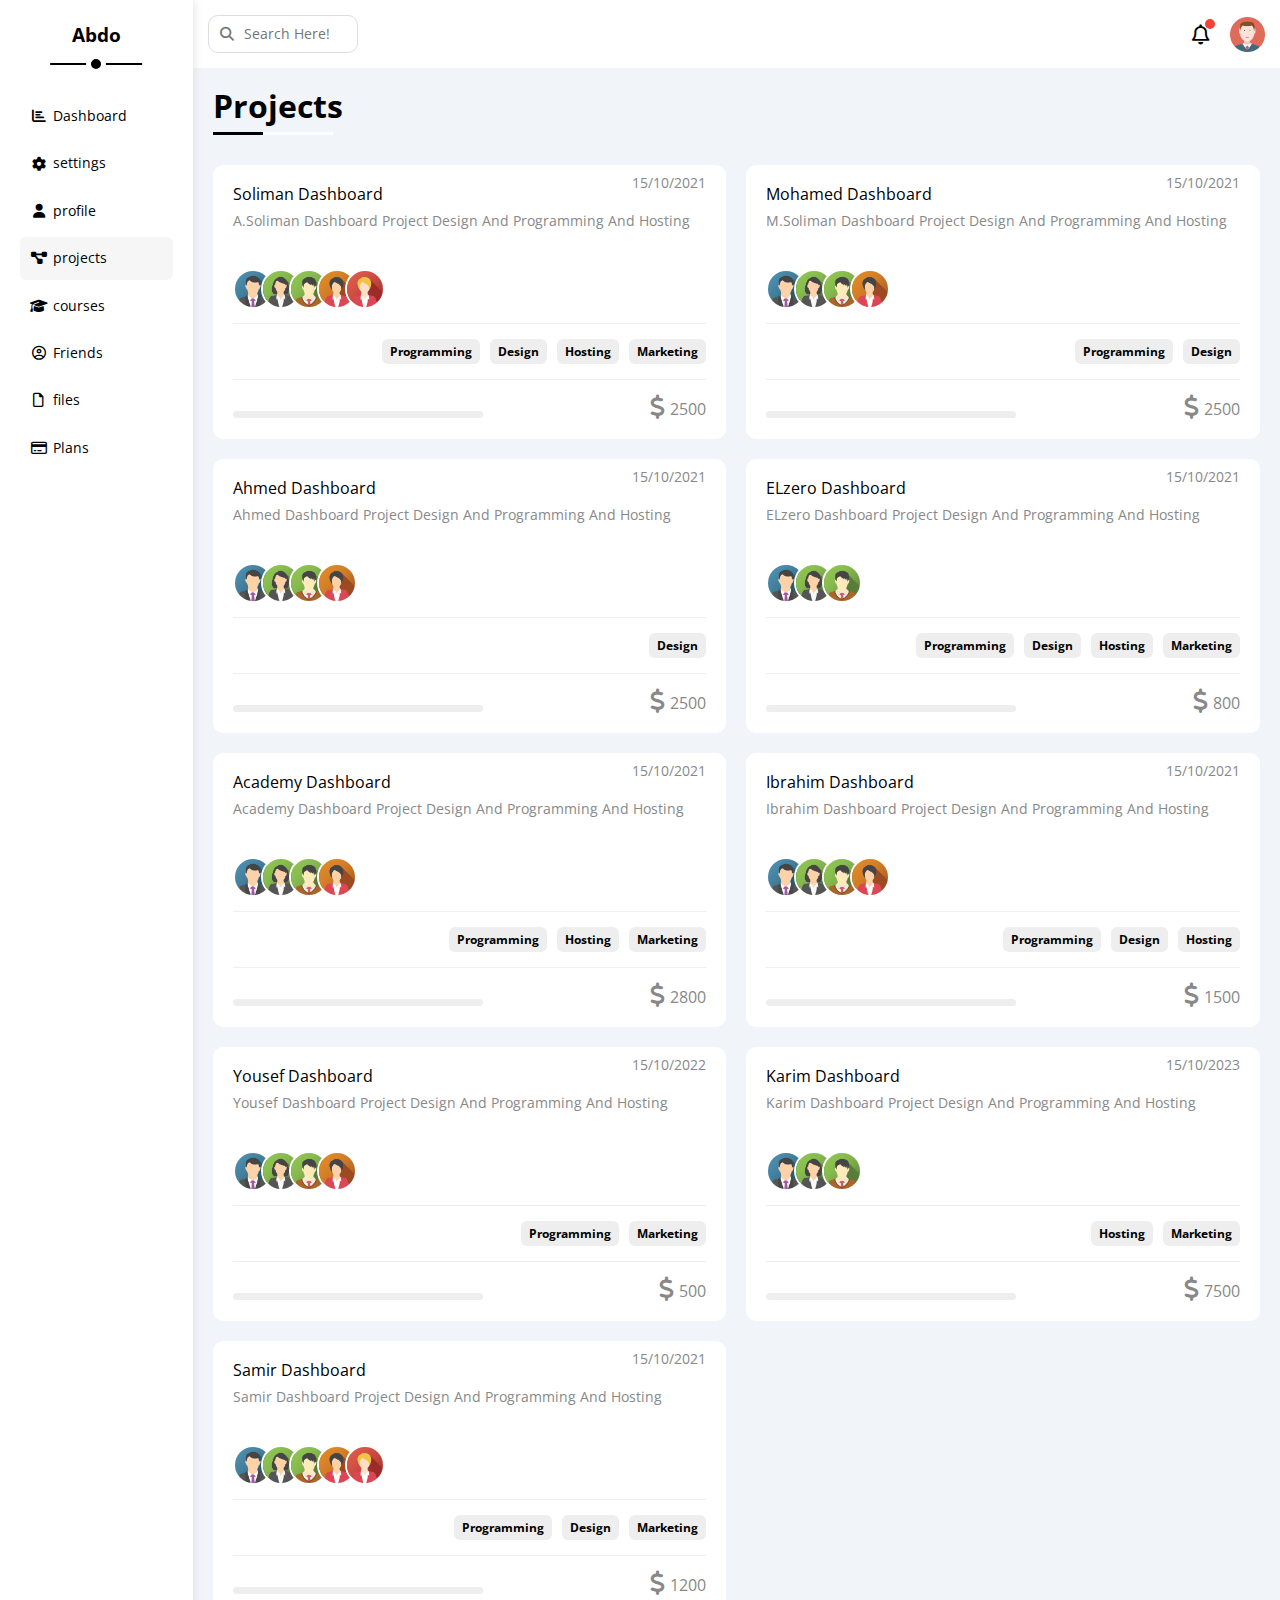
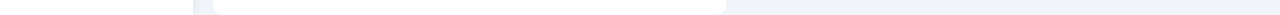
<file: projects.html>
<!DOCTYPE html>
<html lang="en">
  <head>
    <meta charset="UTF-8">
    <meta http-equiv="X-UA-Compatible" content="IE=edge">
    <meta name="viewport" content="width=device-width, initial-scale=1.0">
    <!-- Import font awesome library  -->
    <link rel="stylesheet" href="css/all.min.css">
    <!-- Render and reset all userAgent styles -->
    <link rel="stylesheet" href="css/normailze.css">
    <!-- Import Components CSS File -->
    <link rel="stylesheet" href="css/Components.css">
    <!-- Import framework CSS File -->
    <link rel="stylesheet" href="css/framework.css">
    <!-- Import Main Style CSS File  -->
    <link rel="stylesheet" href="css/style.css">
    <title>Template 4 | Projects </title>
  </head>
  <body>
    <main class="d-flex page-bg">
      <!-- Start Aside Bar -->
      <div class="aside p-20 bg-white">
        <h3 class="tx-center p-rel">Abdo</h3>
        <ul class="pt-20">
          <li>
            <a href="index.html">
              <i class="fa-solid fa-chart-bar fa-fw"></i>
              <span>Dashboard</span>
            </a>
          </li>
          <li >
            <a href="settings.html">
              <i class="fa-solid fa-gear fa-fw"></i>
              <span>settings</span>
            </a>
          </li>
          <li>
            <a href="profile.html">
              <i class="fa-solid fa-user fa-fw"></i>
              <span>profile</span>
            </a>
          </li>
          <li class="active">
            <a href="projects.html">
              <i class="fa-solid fa-diagram-project fa-fw"></i>
              <span>projects</span>
            </a>
          </li>
          <li>
            <a href="courses.html">
              <i class="fa-solid fa-graduation-cap fa-fw"></i>
              <span>courses</span>
            </a>
          </li>
          <li>
            <a href="friends.html">
              <i class="fa-regular fa-circle-user fa-fw"></i>
              <span>Friends</span>
            </a>
          </li>
          <li>
            <a href="files.html">
              <i class="fa-regular fa-file fa-fw"></i>
              <span>files</span>
            </a>
          </li>
          <li>
            <a href="plans.html">
              <i class="fa-regular fa-credit-card fa-fw"></i>
              <span>Plans</span>
            </a>
          </li>
        </ul>
      </div>
      <!-- End Aside Bar -->
      <div class="content w-full over-hidden">
        <div class="nav p-15 bg-white between-flex">
          <div class="search p-rel">
            <i class="fa-solid fa-magnifying-glass fa-fw "></i>
            <input type="search" placeholder="Search Here!" class="p-10 rad-10" >
          </div>
          <div class="user d-flex al-center">
            <i class="fa-regular fa-bell fa-lg mr-20 p-rel"></i>
            <img src="images/avatar.png" alt="avatar">
          </div>
        </div>
        <h1 class="p-rel mb-20">Projects</h1>
        <!-- start page grid -->
        <div class="cards gap-20 mb-20">
          <div class="project-card p-20 p-rel bg-white rad-10">
            <p>Soliman Dashboard</p>
            <span class="d-block gray fs-14 mb-30 pt-10 pb-10">A.Soliman Dashboard Project Design And Programming And Hosting</span>
            <picture class="d-flex pb-10">
              <a href="#"><img src="images/team-01.png" alt="team"></a>
              <a href="#"><img src="images/team-02.png" alt="team"></a>
              <a href="#"><img src="images/team-03.png" alt="team"></a>
              <a href="#"><img src="images/team-04.png" alt="team"></a>
              <a href="#"><img src="images/team-05.png" alt="team"></a>
            </picture>
            <div class="cat pt-15 pb-15 d-flex gap-10 mb-20 flex-col-mobile">
              <span class="num-shape">Programming</span>
              <span class="num-shape">Design</span>
              <span class="num-shape">Hosting</span>
              <span class="num-shape">Marketing</span>
            </div>
            <div class="price between-flex flex-col-mobile gap-20">
              <span class="progress  mt-10 w-full bg-eee rad-10 d-block p-rel over-hidden red"></span>
              <span class="amount gray p-rel">2500</span>
            </div>
            <p class="date gray fs-14">15/10/2021</p>
          </div>
          <div class="project-card p-20 p-rel bg-white rad-10">
            <p>Mohamed Dashboard</p>
            <span class="d-block gray fs-14 mb-30 pt-10 pb-10">M.Soliman Dashboard Project Design And Programming And Hosting</span>
            <picture class="d-flex pb-10">
              <a href="#"><img src="images/team-01.png" alt="team"></a>
              <a href="#"><img src="images/team-02.png" alt="team"></a>
              <a href="#"><img src="images/team-03.png" alt="team"></a>
              <a href="#"><img src="images/team-04.png" alt="team"></a>
            </picture>
            <div class="cat pt-15 pb-15 d-flex gap-10 mb-20 flex-col-mobile">
              <span class="num-shape">Programming</span>
              <span class="num-shape">Design</span>
            </div>
            <div class="price between-flex flex-col-mobile gap-20">
              <span class="progress mt-10 w-full bg-eee rad-10 d-block p-rel over-hidden green"></span>
              <span class="amount gray p-rel">2500</span>
            </div>
            <p class="date gray fs-14">15/10/2021</p>
          </div>
          <div class="project-card p-20 p-rel bg-white rad-10">
            <p>Ahmed Dashboard</p>
            <span class="d-block gray fs-14 mb-30 pt-10 pb-10">Ahmed Dashboard Project Design And Programming And Hosting</span>
            <picture class="d-flex pb-10">
              <a href="#"><img src="images/team-01.png" alt="team"></a>
              <a href="#"><img src="images/team-02.png" alt="team"></a>
              <a href="#"><img src="images/team-03.png" alt="team"></a>
              <a href="#"><img src="images/team-04.png" alt="team"></a>
            </picture>
            <div class="cat pt-15 pb-15 d-flex gap-10 mb-20 flex-col-mobile">
              <span class="num-shape">Design</span>
            </div>
            <div class="price between-flex flex-col-mobile gap-20">
              <span class="progress mt-10 w-full bg-eee rad-10 d-block p-rel over-hidden"></span>
              <span class="amount gray p-rel">2500</span>
            </div>
            <p class="date gray fs-14">15/10/2021</p>
          </div>
          <div class="project-card p-20 p-rel bg-white rad-10">
            <p>ELzero Dashboard</p>
            <span class="d-block gray fs-14 mb-30 pt-10 pb-10">ELzero Dashboard Project Design And Programming And Hosting</span>
            <picture class="d-flex pb-10">
              <a href="#"><img src="images/team-01.png" alt="team"></a>
              <a href="#"><img src="images/team-02.png" alt="team"></a>
              <a href="#"><img src="images/team-03.png" alt="team"></a>
            </picture>
            <div class="cat pt-15 pb-15 d-flex gap-10 mb-20 flex-col-mobile">
              <span class="num-shape">Programming</span>
              <span class="num-shape">Design</span>
              <span class="num-shape">Hosting</span>
              <span class="num-shape">Marketing</span>
            </div>
            <div class="price between-flex flex-col-mobile gap-20">
              <span class="progress mt-10 w-full bg-eee rad-10 d-block p-rel over-hidden green"></span>
              <span class="amount gray p-rel">800</span>
            </div>
            <p class="date gray fs-14">15/10/2021</p>
          </div>
          <div class="project-card p-20 p-rel bg-white rad-10">
            <p>Academy Dashboard</p>
            <span class="d-block gray fs-14 mb-30 pt-10 pb-10">Academy Dashboard Project Design And Programming And Hosting</span>
            <picture class="d-flex pb-10">
              <a href="#"><img src="images/team-01.png" alt="team"></a>
              <a href="#"><img src="images/team-02.png" alt="team"></a>
              <a href="#"><img src="images/team-03.png" alt="team"></a>
              <a href="#"><img src="images/team-04.png" alt="team"></a>
            </picture>
            <div class="cat pt-15 pb-15 d-flex gap-10 mb-20 flex-col-mobile">
              <span class="num-shape">Programming</span>
              <span class="num-shape">Hosting</span>
              <span class="num-shape">Marketing</span>
            </div>
            <div class="price between-flex flex-col-mobile gap-20">
              <span class="progress mt-10 w-full bg-eee rad-10 d-block p-rel over-hidden red"></span>
              <span class="amount gray p-rel">2800</span>
            </div>
            <p class="date gray fs-14">15/10/2021</p>
          </div>
          <div class="project-card p-20 p-rel bg-white rad-10">
            <p>Ibrahim Dashboard</p>
            <span class="d-block gray fs-14 mb-30 pt-10 pb-10">Ibrahim Dashboard Project Design And Programming And Hosting</span>
            <picture class="d-flex pb-10">
              <a href="#"><img src="images/team-01.png" alt="team"></a>
              <a href="#"><img src="images/team-02.png" alt="team"></a>
              <a href="#"><img src="images/team-03.png" alt="team"></a>
              <a href="#"><img src="images/team-04.png" alt="team"></a>
            </picture>
            <div class="cat pt-15 pb-15 d-flex gap-10 mb-20 flex-col-mobile">
              <span class="num-shape">Programming</span>
              <span class="num-shape">Design</span>
              <span class="num-shape">Hosting</span>
            </div>
            <div class="price between-flex flex-col-mobile gap-20">
              <span class="progress mt-10 w-full bg-eee rad-10 d-block p-rel over-hidden"></span>
              <span class="amount gray p-rel">1500</span>
            </div>
            <p class="date gray fs-14">15/10/2021</p>
          </div>
          <div class="project-card p-20 p-rel bg-white rad-10">
            <p>Yousef Dashboard</p>
            <span class="d-block gray fs-14 mb-30 pt-10 pb-10">Yousef Dashboard Project Design And Programming And Hosting</span>
            <picture class="d-flex pb-10">
              <a href="#"><img src="images/team-01.png" alt="team"></a>
              <a href="#"><img src="images/team-02.png" alt="team"></a>
              <a href="#"><img src="images/team-03.png" alt="team"></a>
              <a href="#"><img src="images/team-04.png" alt="team"></a>
            </picture>
            <div class="cat pt-15 pb-15 d-flex gap-10 mb-20 flex-col-mobile">
              <span class="num-shape">Programming</span>
              <span class="num-shape">Marketing</span>
            </div>
            <div class="price between-flex flex-col-mobile gap-20">
              <span class="progress mt-10 w-full bg-eee rad-10 d-block p-rel over-hidden green"></span>
              <span class="amount gray p-rel">500</span>
            </div>
            <p class="date gray fs-14">15/10/2022</p>
          </div>
          <div class="project-card p-20 p-rel bg-white rad-10">
            <p>Karim Dashboard</p>
            <span class="d-block gray fs-14 mb-30 pt-10 pb-10">Karim Dashboard Project Design And Programming And Hosting</span>
            <picture class="d-flex pb-10">
              <a href="#"><img src="images/team-01.png" alt="team"></a>
              <a href="#"><img src="images/team-02.png" alt="team"></a>
              <a href="#"><img src="images/team-03.png" alt="team"></a>
            </picture>
            <div class="cat pt-15 pb-15 d-flex gap-10 mb-20 flex-col-mobile">
              <span class="num-shape">Hosting</span>
              <span class="num-shape">Marketing</span>
            </div>
            <div class="price between-flex flex-col-mobile gap-20">
              <span class="progress mt-10 w-full bg-eee rad-10 d-block p-rel over-hidden"></span>
              <span class="amount gray p-rel">7500</span>
            </div>
            <p class="date gray fs-14">15/10/2023</p>
          </div>
          <div class="project-card p-20 p-rel bg-white rad-10">
            <p>Samir Dashboard</p>
            <span class="d-block gray fs-14 mb-30 pt-10 pb-10">Samir Dashboard Project Design And Programming And Hosting</span>
            <picture class="d-flex pb-10">
              <a href="#"><img src="images/team-01.png" alt="team"></a>
              <a href="#"><img src="images/team-02.png" alt="team"></a>
              <a href="#"><img src="images/team-03.png" alt="team"></a>
              <a href="#"><img src="images/team-04.png" alt="team"></a>
              <a href="#"><img src="images/team-05.png" alt="team"></a>
            </picture>
            <div class="cat pt-15 pb-15 d-flex gap-10 mb-20 flex-col-mobile">
              <span class="num-shape">Programming</span>
              <span class="num-shape">Design</span>
              <span class="num-shape">Marketing</span>
            </div>
            <div class="price between-flex flex-col-mobile gap-20">
              <span class="progress mt-10 w-full bg-eee rad-10 d-block p-rel over-hidden"></span>
              <span class="amount gray p-rel">1200</span>
            </div>
            <p class="date gray fs-14">15/10/2021</p>
          </div>
        </div>
      </div>
    </main>
  </body>
</html>
</file>
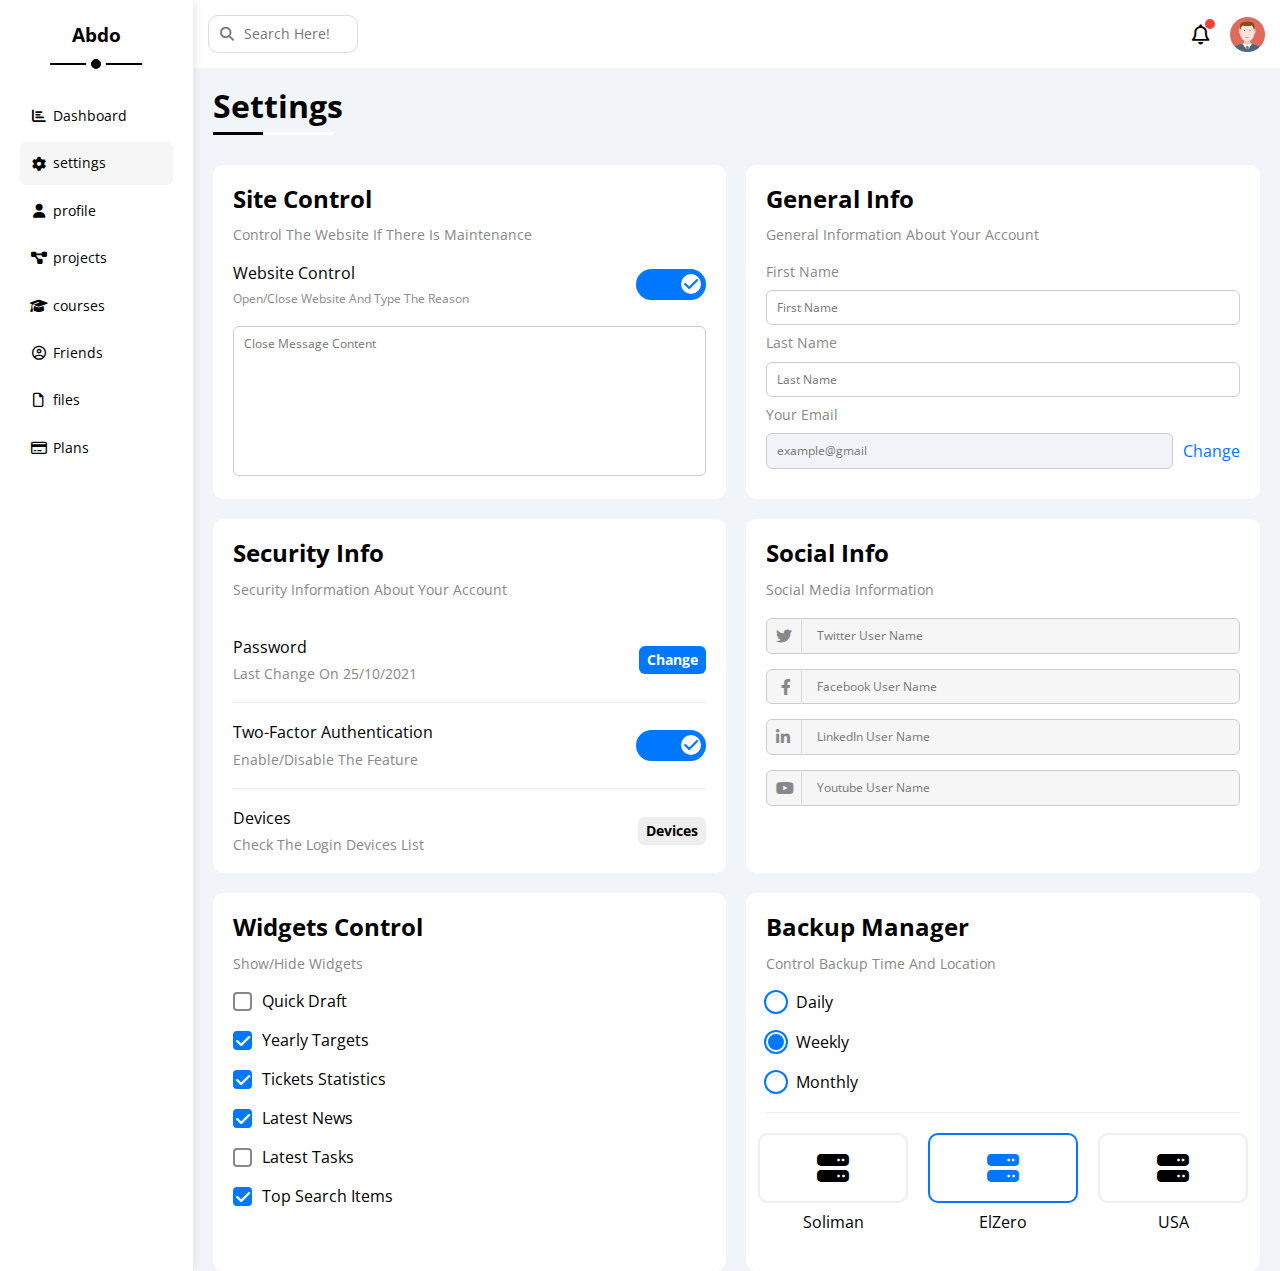
<file: settings.html>
<!DOCTYPE html>
<html lang="en">
  <head>
    <meta charset="UTF-8" />
    <meta http-equiv="X-UA-Compatible" content="IE=edge" />
    <meta name="viewport" content="width=device-width, initial-scale=1.0" />
    <!-- Import font awesome library  -->
    <link rel="stylesheet" href="css/all.min.css" />
    <!-- Render and reset all userAgent styles -->
    <link rel="stylesheet" href="css/normailze.css" />
    <!-- Import Components CSS File -->
    <link rel="stylesheet" href="css/Components.css" />
    <!-- Import framework CSS File -->
    <link rel="stylesheet" href="css/framework.css" />
    <!-- Import Main Style CSS File  -->
    <link rel="stylesheet" href="css/style.css" />
    <title>Template 4 | Settings</title>
  </head>
  <body>
    <main class="d-flex page-bg">
      <!-- Start Aside Bar -->
      <div class="aside p-20 bg-white">
        <h3 class="tx-center p-rel">Abdo</h3>
        <ul class="pt-20">
          <li>
            <a href="index.html">
              <i class="fa-solid fa-chart-bar fa-fw"></i>
              <span>Dashboard</span>
            </a>
          </li>
          <li class="active">
            <a href="settings.html">
              <i class="fa-solid fa-gear fa-fw"></i>
              <span>settings</span>
            </a>
          </li>
          <li>
            <a href="profile.html">
              <i class="fa-solid fa-user fa-fw"></i>
              <span>profile</span>
            </a>
          </li>
          <li>
            <a href="projects.html">
              <i class="fa-solid fa-diagram-project fa-fw"></i>
              <span>projects</span>
            </a>
          </li>
          <li>
            <a href="courses.html">
              <i class="fa-solid fa-graduation-cap fa-fw"></i>
              <span>courses</span>
            </a>
          </li>
          <li>
            <a href="friends.html">
              <i class="fa-regular fa-circle-user fa-fw"></i>
              <span>Friends</span>
            </a>
          </li>
          <li>
            <a href="files.html">
              <i class="fa-regular fa-file fa-fw"></i>
              <span>files</span>
            </a>
          </li>
          <li>
            <a href="plans.html">
              <i class="fa-regular fa-credit-card fa-fw"></i>
              <span>Plans</span>
            </a>
          </li>
        </ul>
      </div>
      <!-- End Aside Bar -->
      <div class="content w-full over-hidden">
        <header class="nav p-15 bg-white between-flex">
          <div class="search p-rel">
            <i class="fa-solid fa-magnifying-glass fa-fw"></i>
            <input
              type="search"
              placeholder="Search Here!"
              class="p-10 rad-10"
            />
          </div>
          <div class="user d-flex al-center">
            <i class="fa-regular fa-bell fa-lg mr-20 p-rel"></i>
            <img src="images/avatar.png" alt="avatar" />
          </div>
        </header>
        <h1 class="p-rel">Settings</h1>
        <div class="setting-page cards gap-20">
          <!-- start control card -->
          <div class="control bg-white p-20 rad-10">
            <h2 class="mb-15">Site Control</h2>
            <p class="gray fs-14 mb-20">
              Control The Website If There Is Maintenance
            </p>
            <form action="">
              <div class="between-flex mb-20">
                <div class="text">
                  <p class="mb-10">Website Control</p>
                  <span class="d-block gray fs-12"
                    >Open/Close Website And Type The Reason</span
                  >
                </div>
                <input type="checkbox" class="check" checked />
              </div>
              <textarea
                placeholder="Close Message Content"
                class="txt-area fs-12 p-10 w-full rad-6 border-line"
              ></textarea>
            </form>
          </div>
          <!-- end control card -->
          <!-- start info card  -->
          <div class="info-card bg-white p-20 rad-10">
            <h2 class="mb-15">General Info</h2>
            <p class="gray fs-14 mb-20">
              General Information About Your Account
            </p>
            <form action="">
              <label class="d-block fs-14 gray mb-10">First Name</label>
              <input
                type="text"
                class="fs-12 p-10 w-full rad-6 border-line mb-10"
                placeholder="First Name"
              />
              <label class="d-block fs-14 gray mb-10">Last Name</label>
              <input
                type="text"
                class="fs-12 p-10 w-full rad-6 border-line mb-10"
                placeholder="Last Name"
              />
              <label class="d-block fs-14 gray mb-10">Your Email</label>
              <div class="d-flex">
                <input
                  type="email"
                  class="fs-12 p-10 w-full rad-6 border-line mr-10"
                  placeholder="example@gmail"
                  disabled
                />
                <a href="#" class="c-blue center-flex clicked">Change</a>
              </div>
            </form>
          </div>
          <!-- end info card  -->
          <!-- start security card  -->
          <div class="security bg-white p-20 rad-10">
            <h2 class="mb-15">Security Info</h2>
            <p class="gray fs-14 mb-20">
              Security Information About Your Account
            </p>
            <div class="pass between-flex pt-20 pb-20">
              <div class="text">
                <p class="mb-10">Password</p>
                <span class="d-block gray fs-14"
                  >Last Change On 25/10/2021</span
                >
              </div>
              <a href="#" class="num-shape c-white clicked">Change</a>
            </div>
            <div class="auth between-flex pt-20 pb-20">
              <div class="text">
                <p class="mb-10">Two-Factor Authentication</p>
                <span class="d-block gray fs-14"
                  >Enable/Disable The Feature</span
                >
              </div>
              <input type="checkbox" class="check" checked />
            </div>
            <div class="between-flex pt-20">
              <div class="text">
                <p class="mb-10">Devices</p>
                <span class="d-block gray fs-14"
                  >Check The Login Devices List</span
                >
              </div>
              <a href="#" class="num-shape clicked">Devices</a>
            </div>
          </div>
          <!-- end security card  -->
          <!-- start social info card  -->
          <div class="social-info bg-white p-20 rad-10">
            <h2 class="mb-15">Social Info</h2>
            <p class="gray fs-14 mb-20">Social Media Information</p>
            <form action="">
              <div class="p-rel mb-15">
                <input
                  type="text"
                  class="fs-12 p-10 w-full rad-6 border-line"
                  placeholder="Twitter User Name"
                />
                <i class="fa-brands fa-twitter gray"></i>
              </div>
              <div class="p-rel mb-15">
                <input
                  type="text"
                  class="fs-12 p-10 w-full rad-6 border-line"
                  placeholder="Facebook User Name"
                />
                <i class="fa-brands fa-facebook-f gray fa-fw"></i>
              </div>
              <div class="p-rel mb-15">
                <input
                  type="text"
                  class="fs-12 p-10 w-full rad-6 border-line"
                  placeholder="LinkedIn User Name"
                />
                <i class="fa-brands fa-linkedin-in gray"></i>
              </div>
              <div class="p-rel mb-15">
                <input
                  type="text"
                  class="fs-12 p-10 w-full rad-6 border-line yt"
                  placeholder="Youtube User Name"
                />
                <i class="fa-brands fa-youtube gray"></i>
              </div>
            </form>
          </div>
          <!-- end social info card  -->
          <!-- start widgets card  -->
          <div class="widgets bg-white p-20 rad-10">
            <h2 class="mb-15">Widgets Control</h2>
            <p class="gray fs-14 mb-20">Show/Hide Widgets</p>
            <form action="">
              <div class="d-flex al-center mb-20">
                <input type="checkbox" name="" id="draft" class="mr-10" />
                <label for="draft" class="clicked">Quick Draft</label>
              </div>
              <div class="d-flex al-center mb-20">
                <input
                  type="checkbox"
                  name=""
                  id="Targets"
                  class="mr-10"
                  checked
                />
                <label for="Targets" class="clicked">Yearly Targets</label>
              </div>
              <div class="d-flex al-center mb-20">
                <input
                  type="checkbox"
                  name=""
                  id="Tickets"
                  class="mr-10"
                  checked
                />
                <label for="Tickets" class="clicked">Tickets Statistics</label>
              </div>
              <div class="d-flex al-center mb-20">
                <input
                  type="checkbox"
                  name=""
                  id="News"
                  class="mr-10"
                  checked
                />
                <label for="News" class="clicked">Latest News</label>
              </div>
              <div class="d-flex al-center mb-20">
                <input type="checkbox" name="" id="Tasks" class="mr-10" />
                <label for="Tasks" class="clicked">Latest Tasks</label>
              </div>
              <div class="d-flex al-center mb-20">
                <input
                  type="checkbox"
                  name=""
                  id="Search"
                  class="mr-10"
                  checked
                />
                <label for="Search" class="clicked">Top Search Items</label>
              </div>
            </form>
          </div>
          <!-- end widgets card  -->
          <!-- start backup card  -->
          <div class="backup bg-white p-20 rad-10">
            <h2 class="mb-15">Backup Manager</h2>
            <p class="gray fs-14 mb-20">Control Backup Time And Location</p>
            <form action="">
              <div class="backup-holder">
                <div class="d-flex al-center mb-20">
                  <input type="radio" name="backup" id="daily" class="mr-10" />
                  <label for="daily" class="clicked">Daily</label>
                </div>
                <div class="d-flex al-center mb-20">
                  <input
                    type="radio"
                    name="backup"
                    id="Weekly"
                    class="mr-10"
                    checked
                  />
                  <label for="Weekly" class="clicked">Weekly</label>
                </div>
                <div class="d-flex al-center mb-20">
                  <input
                    type="radio"
                    name="backup"
                    id="Monthly"
                    class="mr-10"
                  />
                  <label for="Monthly" class="clicked">Monthly</label>
                </div>
              </div>
              <div class="server-holder center-flex gap-20 pt-20">
                <div class="center-flex flex-dir-c mb-20">
                  <input type="radio" name="server" id="Soliman" />
                  <label for="Soliman" class="clicked">Soliman</label>
                </div>
                <div class="center-flex flex-dir-c mb-20">
                  <input type="radio" name="server" id="ElZero" checked />
                  <label for="ElZero" class="clicked">ElZero</label>
                </div>
                <div class="center-flex flex-dir-c mb-20">
                  <input type="radio" name="server" id="USA" />
                  <label for="USA" class="clicked">USA</label>
                </div>
              </div>
            </form>
          </div>
          <!-- end backup card  -->
        </div>
      </div>
    </main>
  </body>
</html>
</file>
<file: css/Components.css>
/* Import google fonts */
@import url("https://fonts.googleapis.com/css2?family=Open+Sans:wght@300;500&display=swap");
/* Global Styles */
* {
  -moz-box-sizing: border-box;
  -webkit-box-sizing: border-box;
  box-sizing: border-box;
  margin: 0;
  padding: 0;
}
html {
  scroll-behavior: smooth;
}
body {
  font-family: "Open Sans", sans-serif;
}
/* remove styles from ul and a anchor tag */
ul {
  list-style: none;
}
a {
  text-decoration: none;
  color: black;
}
input,
button,
textarea {
  outline: 0;
  border: 0;
  resize: none;
}
/* start global component */

/* end global component */
</file>
<file: css/framework.css>
/*start padding & margin */
.p-20 {
  padding: 20px;
}
.p-5 {
  padding: 5px;
}
.p-10 {
  padding: 10px;
}
.p-15 {
  padding: 15px;
}
.pl-30 {
  padding-left: 30px;
}
.pl-40 {
  padding-left: 40px;
}
.pb-10 {
  padding-bottom: 10px;
}
.pb-15 {
  padding-bottom: 15px;
}
.pb-20 {
  padding-bottom: 20px;
}
.pt-10 {
  padding-top: 10px;
}
.pt-15 {
  padding-top: 15px;
}
.pt-20 {
  padding-top: 20px;
}
.ptb-10 {
  padding: 10px 0;
}
.pl-50 {
  padding-left: 50px;
}
.m-0 {
  margin: 0px;
}
.m-10 {
  margin: 10px;
}
.mt-5 {
  margin-top: 5px;
}
.mt-10 {
  margin-top: 10px;
}
.mt-20 {
  margin-top: 20px;
}
.mt-50 {
  margin-top: 50px;
}
.mr-5 {
  margin-right: 5px;
}
.mr-10 {
  margin-right: 10px;
}
.mr-20 {
  margin-right: 20px;
}
.mr-50 {
  margin-right: 50px;
}
.mb-5 {
  margin-bottom: 5px;
}
.mb-10 {
  margin-bottom: 10px;
}
.mb-15 {
  margin-bottom: 15px;
}
.mb-20 {
  margin-bottom: 20px;
}
.mb-30 {
  margin-bottom: 30px;
}
.mb-5 {
  margin-bottom: 5px;
}
.ml-20 {
  margin-left: 20px;
}
.ml-50 {
  margin-left: 50px;
}
@media (max-width: 767px) {
  .m0-mobile {
    margin: 0 !important;
  }
}

/* end padding & margin */
/* start background & colors */
.bg-white {
  background-color: white;
}
.bg-eee {
  background-color: #eee;
}
.bg-blue {
  background-color: #0075ff;
}
.bg-orange {
  background-color: #f59e0b;
}
.bg-green {
  background-color: #22c55e;
}
.page-bg {
  background-color: #f1f5f9;
}
.c-black{
  color: black;
}
.gray {
  color: #888;
}
.c-white {
  color: #fff;
}
.c-orange {
  color: #f59e0b;
}
.c-blue {
  color: #0075ff;
}
.c-green {
  color: #22c55e;
}
.c-red {
  color: #f44336;
}
.tw-cl{
  color: #1DA1F2;
}
.fb-cl{
  color: #1877F2;
}
.yt-cl{
  color: #FF0000;
}
.in-cl{
  color: #0077B5;
}
/* end background & colors */
/* flex grid & position */
.d-flex {
  display: flex;
}
.flex-dir-c {
  flex-direction: column;
}
.flex-grow{
  flex: 1;
}
.f-wrap{
  flex-wrap: wrap;
}
.gap-10 {
  gap: 10px;
}
.gap-15 {
  gap: 15px;
}
.gap-20 {
  gap: 20px;
}
.gap-30 {
  gap: 30px;
}
.gap-35 {
  gap: 35px;
}
.gap-50 {
  gap: 50px;
}
.r-gap-50{
  row-gap: 50px;
}
.jus-sp-b {
  justify-content: space-between;
}
.jus-center {
  justify-content: center;
}
.jus-evenly {
  justify-content: space-evenly;
  border-top: 1px solid #eee;
  border-bottom: 1px solid #eee;
  margin: 30px 0;
}
.al-center {
  align-items: center;
}
.d-block {
  display: block;
}
@media (max-width: 767px) {
  .block-mobile {
    display: block;
  }
}

@media (max-width: 767px) {
  .flex-col-mobile {
    flex-direction: column;
  }
}

@media (max-width: 991px) {
  .none-mobile {
    display: none;
  }
}
.d-grid {
  display: grid;
}
.p-abs {
  position: absolute;
}
.p-rel {
  position: relative;
}

/* flex grid & position */
/* texts & border*/
.fs-12 {
  font-size: 12px;
}
.fs-14 {
  font-size: 14px;
}
.fs-24{
  font-size: 24px;
}
.fs-36{
  font-size: 36px;
}
.tx-center {
  text-align: center;
}
@media (max-width: 767px) {
  .txt-c-mobile {
    text-align: center;
  }
}
.txt-bold {
  font-weight: bold;
}
.rad-6 {
  border-radius: 6px;
}
.rad-10 {
  border-radius: 10px;
}
.rad-half{
  border-radius: 50%;
}
.over-hidden{
  overflow: hidden;
}
/* texts & border*/
/* start components  */
.between-flex {
  display: flex;
  justify-content: space-between;
  align-items: center;
}
.center-flex {
  display: flex;
  justify-content: center;
  align-items: center;
}
.border-line{
  border: 1px solid #ccc;
}
.btn {
  padding: 6px 10px;
  border-radius: 6px;
  color: white;
  font-size: 14px;
}
.num-shape{
  display: block;
  padding: 6px 8px;
  background-color: #eee;
  border-radius: 6px;
  font-weight: bold;
  font-size: 14px;
  text-align: center;
}
/* start width & height values */
.w-full {
  width: 100%;
}
.h-full {
  height: 100%;
}
.w-fit {
  width: fit-content;
}
.clicked{
  cursor: pointer;
}
/* end width values */
/* end components */
</file>
<file: css/style.css>
:root {
  --blue-sky: #0077ff;
  --transition-cl: #005fcc;
  --transition-dur: 0.3s;
}
main {
  min-height: 100vh;
}
/* start aside  */
.aside {
  box-shadow: 0 0 10px #ddd;
  width: 220px;
  line-height: 1.6;
  position: relative;
}
.aside h3 {
  padding-bottom: 25px;
}
.aside h3::before,
.aside h3::after {
  content: "";
  position: absolute;
  background-color: black;
  left: 50%;
  transform: translateX(-50%);
}
.aside h3::before {
  width: 60%;
  height: 2px;
  bottom: 10px;
}
.aside h3::after {
  width: 10px;
  height: 10px;
  border: 5px solid white;
  bottom: 1px;
  left: 50%;
  border-radius: 50%;
}
.aside ul li a {
  display: flex;
  align-items: center;
  padding: 10px;
  font-size: 14px;
  transition: background-color 0.3s;
  margin-bottom: 5px;
}
.aside ul li span {
  margin-left: 5px;
}
.aside ul li.active,
.aside ul li a:hover {
  background-color: #f6f6f6;
  border-radius: 6px;
  transition: background-color 0.3s;
}
@media (max-width: 767px) {
  .aside {
    width: 60px;
    padding: 10px;
  }
  .aside h3 {
    font-size: 14px;
    padding: 0;
  }
  .aside ul li span {
    display: none;
  }
  .aside h3::before,
  .aside h3::after {
    display: none;
  }
}
/* end aside  */
/* start header  */
.nav .search input {
  border: 1px solid #ddd;
  width: 150px;
  transition: width 0.3s;
  padding-left: 35px;
  font-size: 14px;
}
.nav .search input:focus {
  width: 190px;
  transition: width 0.3s;
}
.nav .search input:focus::placeholder {
  opacity: 0;
}
.nav .search i {
  position: absolute;
  left: 10px;
  top: 50%;
  transform: translateY(-50%);
  font-size: 14px;
  color: #777;
}
.nav .user img {
  max-width: 35px;
}
.nav .user i::after {
  content: "";
  position: absolute;
  width: 10px;
  height: 10px;
  background-color: #f44336;
  border-radius: 50%;
  top: -15px;
  right: -5px;
}
/* end header  */
/* start content  */
main .content h1 {
  margin: 20px 20px 40px;
}
main .content h1::before {
  content: "";
  position: absolute;
  width: 120px;
  bottom: -10px;
  left: 0;
  height: 3px;
  background-color: white;
}
main .content h1::after {
  content: "";
  position: absolute;
  width: 50px;
  bottom: -10px;
  left: 0;
  height: 3px;
  background-color: black;
}
main .content .cards {
  display: grid;
  margin: 0 20px;
}
@media (min-width: 768px) {
  main .content .cards {
    grid-template-columns: repeat(auto-fill, minmax(400px, 1fr));
  }
}
.content .cards > div {
  overflow: hidden;
  border-radius: 10px;
}
.content .cards .welcome img:first-of-type {
  max-width: 200px;
}
@media (min-width: 992px) {
  .content .cards .welcome img:last-child {
    max-width: 63px;
    position: absolute;
    bottom: -30px;
    border: 3px solid white;
    border-radius: 50%;
    box-shadow: 0 0 10px #ddd;
  }
}
.content .cards .welcome img:last-child {
  max-width: 63px;
  border-radius: 50%;
  box-shadow: 0 0 10px #ddd;
}
.content .cards .welcome .down {
  padding: 30px 0;
}
.content .cards .welcome ul li {
  padding: 20px;
}
.content .cards .welcome ul li span {
  display: block;
  margin-top: 10px;
  color: #777;
  font-size: 14px;
}
.content .cards .welcome a {
  background-color: var(--blue-sky);
  margin: 0 20px 0px auto;
  transition: var(--transition-dur);
}
.content .cards .welcome a:hover {
  background-color: var(--transition-cl);
}

/* end card 1 */
/* start card 2 */
.content .cards .draft textarea {
  height: 170px;
  margin-bottom: 20px;
}
.content .cards .draft form input:last-child {
  background-color: var(--blue-sky);
  transition: var(--transition-dur);
  cursor: pointer;
  margin-left: auto;
}
.content .cards .draft form input:hover:last-child {
  background-color: var(--transition-cl);
}
/* end card 2 */
/* start card 3 */
.target > div i {
  width: 80px;
  height: 80px;
}
.target > div .info {
  flex: 1;
}
.target > div .info .text p {
  color: #777;
  font-size: 14px;
  margin-bottom: 10px;
}
.target > div .info .prog {
  height: 4px;
}
.target > div .info .prog span {
  position: relative;
  display: block;
  height: 100%;
}
.target > div .info .prog span::before {
  content: attr(data-set);
  position: absolute;
  right: -15px;
  font-size: 12px;
  background-color: inherit;
  top: -30px;
  padding: 5px;
  border-radius: 8px;
  color: white;
  font-weight: bold;
}
.target > div .info .prog span::after {
  content: "";
  position: absolute;
  border: 5px solid;
  right: -4px;
  top: -8px;
}
.target .blue-cl .info .prog span::after {
  border-color: var(--blue-sky) transparent transparent transparent;
}
.target .orange-cl .info .prog span::after {
  border-color: #f59e0b transparent transparent transparent;
}
.target .green-cl .info .prog span::after {
  border-color: #22c55e transparent transparent transparent;
}
.content .cards .blue-cl .info .prog,
.content .cards .blue-cl i {
  background-color: #cce3ff;
}
.content .cards .orange-cl .info .prog,
.content .cards .orange-cl i {
  background-color: #fdecce;
}
.content .cards .green-cl .info .prog,
.content .cards .green-cl i {
  background-color: #d3f3df;
}
/* end card 3 */
/* start card 4 */
.state .holder {
  display: grid;
  grid-template-columns: repeat(auto-fill, minmax(200px, 1fr));
  gap: 20px;
  text-align: center;
}
.state .holder .box {
  border: 1px solid #ccc;
  padding: 20px;
  border-radius: 10px;
}
.state .holder .box p {
  font-weight: bold;
  font-size: 25px;
  margin-bottom: 10px;
}
.state .holder .box span {
  color: #777;
  font-size: 14px;
}
/* end card 4 */
/* start card 5 */
.news .box:not(:last-child) {
  border-bottom: 1px solid #eee;
}
.news .box .text {
  flex-grow: 1;
}
.news .box span {
  font-size: 12px;
}
.news .box h3 {
  font-size: 1.1rem;
}
.news .box img {
  max-width: 120px;
  border-radius: 6px;
}
/* end card 5 */
/* start card 6 */
.tasks ul li:not(:last-child) {
  border-bottom: 1px solid #eee;
  padding: 20px 0;
}
.tasks ul li h4 {
  margin-bottom: 10px;
}
.tasks ul li p {
  color: #888;
}
.tasks ul li:nth-child(4) {
  text-decoration: line-through;
  opacity: 0.5;
}
.tasks ul li .icon::before {
  font-family: "Font Awesome 6 Free";
  content: "\f2ed";
  font-weight: 900;
  position: absolute;
  right: 0;
  transform: translateY(-50%);
  top: 21px;
  transition: 0.2s;
  cursor: pointer;
}
.tasks ul li .icon:hover::before {
  color: #f44336;
  transition: 0.2s;
}
/* end card 6 */
/* start card 7 */
.search ul li:nth-child(2) {
  margin-top: -15px;
}
/* end card 7 */
/* start card 8 */
.uploads .file:not(:last-child) {
  border-bottom: 1px solid #eee;
}
.uploads .file img {
  max-width: 40px;
}
.uploads .info {
  flex: 1;
}
/* end card 8 */
/* start card 9 */
.projects img {
  position: absolute;
  max-width: 160px;
  right: 0;
  bottom: 0;
  opacity: 0.2;
}
.projects ul li div {
  width: 30px;
  height: 30px;
  border: 2px solid var(--blue-sky);
  border-radius: 50%;
  padding: 2px;
  position: relative;
}
.projects ul li div.line::before {
  content: "";
  position: absolute;
  width: 2px;
  height: 20px;
  background-color: var(--blue-sky);
  bottom: -22px;
  right: 12px;
}
.projects ul li div span.done {
  display: block;
  width: 100%;
  height: 100%;
  border-radius: 50%;
  background-color: var(--blue-sky);
}
.projects ul li div span.progress {
  display: block;
  width: 100%;
  height: 100%;
  border-radius: 50%;
  background-color: var(--blue-sky);
  animation: project 1s infinite ease-in-out;
}
@keyframes project {
  50% {
    opacity: 0;
  }
  100% {
    opacity: 1;
  }
}
/* end card 9 */
/* start card 10*/
.reminds ul li::before {
  content: "";
  position: absolute;
  width: 15px;
  height: 15px;
  border-radius: 50%;
  left: 0;
  top: 50%;
  transform: translateY(-50%);
}
.reminds ul li::after {
  content: "";
  position: absolute;
  width: 2px;
  height: 100%;
  top: 0;
  left: 25px;
}
.reminds ul li.blue::before,
.reminds ul li.blue::after {
  background-color: var(--blue-sky);
}
.reminds ul li.green::before,
.reminds ul li.green::after {
  background-color: #22c55e;
}
.reminds ul li.orange::before,
.reminds ul li.orange::after {
  background-color: #f59e0b;
}
.reminds ul li.red::before,
.reminds ul li.red::after {
  background-color: #f44336;
}
/* end card 10 */
/* start card 11 */
.posts .user img {
  max-width: 50px;
}
.posts .quote {
  line-height: 2;
  border: 1px solid #eee;
  border-left: 0;
  border-right: 0;
}
/* end card 11 */
/* start card 12 */
.social .tw {
  background-color: #d2ecfc;
}
.social .fb {
  background-color: #d1e4fc;
}
.social .yt {
  background-color: #ffcccc;
}
.social .in {
  background-color: #cce4f0;
}
.social > div {
  min-height: 60px;
}
.social > div::before {
  content: "";
  position: absolute;
  height: 100%;
  width: 55px;
  top: 0;
  left: 0;
  transition: 0.3s;
}
.social > div:hover::before {
  width: 100%;
}
.social > div:hover p,
.social > div:hover a {
  color: white;
  z-index: 7;
}
.social > div a {
  border: 2px solid transparent;
  transition: 0.2s;
}
.social > div:hover a {
  border: 2px solid white;
}
.social > div a:hover {
  background-color: white;
  color: black;
}
.social > div i {
  position: absolute;
  top: 50%;
  transform: translateY(-50%);
  font-size: 2em;
  left: 8px;
}
.social .tw a,
.social .tw::before {
  background-color: #1da1f2;
}
.social .fb a,
.social .fb::before {
  background-color: #1877f2;
}
.social .yt a,
.social .yt::before {
  background-color: #ff0000;
}
.social .in a,
.social .in::before {
  background-color: #0077b5;
}

/* end card 12 */
/* start table */
.project {
  margin: 20px;
}
.table {
  overflow-x: auto;
}
.table table {
  border-collapse: collapse;
  text-align: left;
  min-width: 1000px;
}
.table table th,
.table table td {
  border: 1px solid #eee;
  padding: 15px;
}
.table table tr td img {
  max-width: 40px;
  border-radius: 50%;
  border: 3px solid white;
}
.table table tr td img:not(:first-child) {
  margin-left: -20px;
}
.table table tr td:last-child {
  color: white;
}
.pend {
  background-color: #f59e0b;
}
.current {
  background-color: #005fcc;
}
.complete {
  background-color: #22c55e;
}
.reject {
  background-color: #f44336;
}
.table table tr:not(:first-child):hover {
  background-color: #faf7f7;
  transition: 0.3s;
}
/* end table */
/* end content  */
/* -------start setting page--------- */
/* start toggle switch */
.check {
  appearance: none;
  min-width: 70px;
  height: 31px;
  background-color: #ccc;
  border-radius: 20px;
  position: relative;
  transition: 0.3s;
  cursor: pointer;
}
.check::before {
  font-family: "Font Awesome 6 Free";
  content: "\f00d";
  position: absolute;
  width: 20px;
  height: 20px;
  background-color: white;
  font-weight: 900;
  border-radius: 50%;
  display: flex;
  align-items: center;
  justify-content: center;
  top: 5px;
  left: 5px;
  color: #ccc;
  transition: 0.3s;
}
.check:checked {
  background-color: var(--blue-sky);
}
.check:checked::before {
  content: "\f00c";
  color: var(--blue-sky);
  left: 45px;
}
/* end toggle switch */
/* start control card */
form .txt-area {
  min-height: 150px;
}
/* end control card */
/* start info card */
.info-card form input:disabled {
  background-color: #f0f4f8;
  color: #bbb;
  cursor: no-drop;
}
/* end info card */
/* start security card */
.security .pass .num-shape {
  background-color: var(--blue-sky);
  transition: 0.3s;
}
.security .pass .num-shape:hover {
  background-color: var(--transition-cl);
}
.security .auth {
  border: 1px solid #eee;
  border-right: 0;
  border-left: 0;
}
/* end security card */
/* start social-info card */
.social-info form div input {
  background-color: #f6f6f6;
  padding-left: 50px;
  transition: 0.3s;
}
.social-info form div input:not(:last-child):focus + i {
  transition: 0.3s;
  color: #1877f2;
}
.social-info form div input.yt:focus + i {
  color: #ff0000;
}
.social-info form div::before {
  content: "";
  position: absolute;
  width: 1px;
  height: 100%;
  background-color: #ddd;
  left: 35px;
}
.social-info form div i {
  position: absolute;
  top: 50%;
  transform: translateY(-50%);
  left: 10px;
}
/* end social-info card */
/* start widgets card  */
.widgets form input {
  appearance: none;
  width: 19px;
  height: 19px;
  border: 2px solid #888;
  transition: 0.3s;
  position: relative;
  border-radius: 4px;
}
.widgets form input:hover {
  border-color: var(--blue-sky);
}
.widgets form input::before {
  content: "";
  position: absolute;
  top: -1px;
}
.widgets form input:checked {
  background-color: var(--blue-sky);
  border-color: var(--blue-sky);
  transition: 0.3s;
}
.widgets form input:checked::before {
  content: "\f00c";
  font-family: "Font Awesome 6 Free";
  font-weight: 900;
  color: white;
}
/* end widgets card  */
/* start backup card  */
.backup form .backup-holder input {
  appearance: none;
  width: 20px;
  height: 20px;
  border-radius: 50%;
  border: 2px solid white;
  outline: 2px solid var(--blue-sky);
  transition: 0.3s;
  cursor: pointer;
}
.backup form .backup-holder input:checked {
  background-color: var(--blue-sky);
}
.backup form .server-holder {
  border-top: 1px solid #eee;
}
.backup form .server-holder input {
  appearance: none;
  width: 150px;
  height: 70px;
  border: 2px solid #eee;
  border-radius: 10px;
  margin-bottom: 10px;
  transition: 0.3s;
  cursor: pointer;
}
@media (max-width: 1270px) {
  .backup form .server-holder {
    display: block;
  }
}
.backup form .server-holder input::before {
  content: "\f233";
  font-family: "Font Awesome 6 Free";
  font-weight: 900;
  display: flex;
  justify-content: center;
  align-items: center;
  height: 100%;
  font-size: 2rem;
  transition: 0.3s;
}
.backup form .server-holder input:checked {
  border-color: var(--blue-sky);
}
.backup form .server-holder input:checked::before {
  color: var(--blue-sky);
}

/* end backup card  */
/* -------end setting page--------- */
/* -------start profile page--------- */
/* start profile card */
.profile-info {
  margin: 20px;
  overflow: hidden;
}
.profile-info .profile-img {
  min-width: 200px;
}
@media (min-width: 768px) {
  .profile-info .profile-img {
    border-right: 1px solid #eee;
  }
}
.profile-info .profile-img img {
  width: 140px;
  border-radius: 50%;
}
.progress {
  height: 5px;
}
.profile-info .profile-img .stars i {
  color: #f59e0b;
}
.all-info div div p span {
  color: black;
}
.all-info div .check {
  min-width: 90px;
  height: 22px;
}
.all-info > div:not(:last-child) {
  border-bottom: 1px solid #eee;
}
.all-info > div:hover {
  background-color: #f9f9f9;
  transition: 0.3s;
}
.all-info div .check::before {
  top: 3px;
  width: 16px;
  height: 16px;
  font-size: 12px;
}
.all-info div .check:checked::before {
  left: 70px;
}
.all-info .list p {
  min-width: 240px;
}
/* end profile card */
/* start skills card */
.skills-activity {
  margin: 0 20px 20px;
}
.skills {
  flex-basis: 32%;
}
.skills .skill:not(:last-child) {
  border-bottom: 1px solid #eee;
}
.activity .box {
  border-bottom: 1px solid #eee;
}
.activity .box figure img {
  max-width: 70px;
}
/* end skills card */
/* -------end profile page--------- */
/* -------start projects page--------- */
.cards .project-card picture a img {
  max-width: 40px;
  border-radius: 50%;
  border: 2px solid white;
  position: relative;
}
.cards .project-card picture a img:hover {
  z-index: 5;
}
.cards .project-card picture a:not(:first-child) {
  margin-left: -12px;
}
.cards .project-card .cat {
  justify-content: flex-end;
  border-top: 1px solid #eee;
  border-bottom: 1px solid #eee;
}
.cards .project-card .cat span {
  font-size: 12px;
  width: fit-content;
}
.cards .project-card .price .amount::before {
  content: "\24";
  font-family: "Font Awesome 6 Free";
  font-weight: 900;
  position: absolute;
  font-size: 1.5rem;
  top: -6px;
  left: -20px;
}
.cards .project-card .price .progress {
  max-width: 250px;
  height: 7px;
}
.cards .project-card .date {
  position: absolute;
  top: 10px;
  right: 20px;
}
.cards .project-card .price .progress.green::before {
  background-color: #22c55e;
  width: 80%;
}
.cards .project-card .price .progress.red::before {
  background-color: #f44336;
  width: 40%;
}
/* -------end projects page--------- */
/* -------start courses page--------- */
@media (min-width: 768px) {
  main .content .courses {
    display: grid;
    grid-template-columns: repeat(auto-fill, minmax(350px, 1fr));
  }
}
@media (max-width: 767px) {
  main .content .course {
    margin-bottom: 20px;
  }
}
.courses .course img.team {
  max-width: 70px;
  top: 30px;
  left: 30px;
  border: 2px solid white;
}
.courses .course .info {
  border-top: 1px solid #eee;
}
.courses .course .info .c-info {
  position: absolute;
  color: white;
  background-color: var(--blue-sky);
  top: -14px;
  left: 50%;
  transform: translateX(-50%);
}
.courses .course p {
  line-height: 1.5;
}
.courses .course .amount::before {
  content: "\24";
  font-family: "Font Awesome 6 Free";
  font-weight: 900;
  position: absolute;
  top: 0px;
  left: -15px;
}
.courses .course .enroll::before {
  content: "\f007";
  font-family: "Font Awesome 6 Free";
  font-weight: 900;
  position: absolute;
  left: -20px;
}
/* -------end courses page--------- */
/* -------start friends page--------- */
@media (min-width: 768px) {
  .friends {
    display: grid;
    grid-template-columns: repeat(auto-fill, minmax(350px, 1fr));
  }
}
@media (max-width: 767px) {
  .friends .friend {
    margin-bottom: 20px;
  }
}
.friends .friend img {
  margin-top: 20px;
  max-width: 100px;
  border-radius: 50%;
}
.friends .friend .phone::before,
.friends .friend .mail::after {
  font-family: "Font Awesome 6 Free";
  position: absolute;
  font-weight: 900;
  width: 35px;
  height: 35px;
  background-color: #eee;
  display: flex;
  align-items: center;
  justify-content: center;
  color: #666;
  border-radius: 50%;
  font-size: 15px;
  margin-right: 10px;
  transition: 0.3s;
}
.friends .friend .phone::before {
  content: "\f095";
}
.friends .friend .mail::after {
  content: "\f0e0";
  top: 15px;
  left: 60px;
}
.friends .friend .phone:hover::before,
.friends .friend .mail:hover::after {
  background-color: var(--blue-sky);
  color: white;
}

.friends .friend .info {
  border-top: 1px solid #eee;
  border-bottom: 1px solid #eee;
}
.friends .friend div.vip::before {
  content: "VIP";
  position: absolute;
  color: #f44336;
  transform: translateY(-50%);
  top: 50%;
  opacity: 0.2;
  right: 20px;
  font-size: 3rem;
  font-weight: bold;
}
.friends .friend .control .btns a:first-child {
  background-color: #0077b5;
  font-weight: normal;
}
.friends .friend .control .btns a:last-child {
  background-color: #f44336;
  font-weight: normal;
}
/* -------end friends page--------- */
/* -------start files page--------- */
@media (min-width: 768px) {
  .files {
    display: grid;
    grid-template-columns: repeat(auto-fill, minmax(200px, 1fr));
    width: 70%;
  }
}
@media (max-width: 767px) {
  .files {
    display: flex;
    flex-direction: column;
    flex-basis: 70%;
  }
  .files-content {
    flex-direction: column-reverse;
  }
}
.files .file img {
  max-width: 70px;
  padding: 20px 0;
  transition: 0.3s;
}
.files .file:hover img {
  transform: rotate(5deg);
}
.files .file .info {
  border-top: 1px solid #eee;
}
.files .file::before {
  content: "\f019";
  font-family: "Font Awesome 6 Free";
  font-weight: 900;
  position: absolute;
  top: 15px;
  left: 15px;
  color: #888;
}
.files-content .stats {
  height: fit-content;
}
.files-content .stats .box {
  border: 1px solid #eee;
}
.files-content .stats .box i {
  height: 40px;
  width: 40px;
  position: relative;
}
.files-content .stats .box i.blue {
  background-color: #cce3ff;
}
.files-content .stats .box i.green {
  background-color: #d3f3df;
}
.files-content .stats .box i.red {
  background-color: #fdd9d7;
}
.files-content .stats .box i.orange {
  background-color: #fdecce;
}
.files-content .stats .box i::before {
  position: absolute;
  top: 50%;
  left: 50%;
  transform: translate(-50%, -50%);
}
.files-content .stats a {
  background-color: var(--blue-sky);
  padding: 8px;
  color: white;
  width: fit-content;
  margin: auto;
  transition: 0.3s;
}
.files-content .stats a:hover {
  background-color: var(--transition-cl);
}
/* -------end files page--------- */
/* -------start plans page--------- */
@media (min-width: 768px) {
  .plans {
    display: grid;
    grid-template-columns: repeat(auto-fill, minmax(450px, 1fr));
  }
}
@media (max-width: 767px) {
  .plans {
    margin-bottom: 20px;
  }
}
.plans .free .price {
  border: 3px solid white;
  outline: 3px solid #22c55e;
}
.plans .basic .price {
  border: 3px solid white;
  outline: 3px solid var(--blue-sky);
}
.plans .premium .price {
  border: 3px solid white;
  outline: 3px solid #f59e0b;
}
.plans > div .price .text {
  margin: auto;
}
.plans > div .price .amount {
  font-size: 40px;
  position: relative;
}
.plans > div .price .amount span {
  font-size: 30px;
  position: absolute;
  top: -10px;
  left: -25px;
}
.plans > div ul li {
  border-bottom: 1px solid #eee;
  padding: 20px 30px;
  position: relative;
}
.plans > div ul li::before {
  position: absolute;
  font-family: "Font Awesome 6 Free";
  font-weight: 900;
  left: 0;
  font-size: 20px;
}
.plans > div ul li.true::before {
  content: "\f00c";
  color: #22c55e;
}
.plans > div ul li.false::before {
  content: "\58";
  color: #f44336;
}
.plans > div ul li::after {
  content: "\f05a";
  position: absolute;
  font-family: "Font Awesome 6 Free";
  font-weight: 900;
  color: #888;
  right: 0;
}
.plans > div a {
  font-size: 16px;
  padding: 6px 20px;
}
.plans .free a {
  background-color: #22c55e;
}
.plans .basic a {
  background-color: var(--blue-sky);
}
.plans .premium a {
  background-color: #f59e0b;
}
/* -------end plans page--------- */
</file>
<file: css/normailze.css>
/*! normalize.css v8.0.1 | MIT License | github.com/necolas/normalize.css */

/* Document
   ========================================================================== */

/**
 * 1. Correct the line height in all browsers.
 * 2. Prevent adjustments of font size after orientation changes in iOS.
 */

html {
  line-height: 1.15; /* 1 */
  -webkit-text-size-adjust: 100%; /* 2 */
}

/* Sections
   ========================================================================== */

/**
 * Remove the margin in all browsers.
 */

body {
  margin: 0;
}

/**
 * Render the `main` element consistently in IE.
 */

main {
  display: block;
}

/**
 * Correct the font size and margin on `h1` elements within `section` and
 * `article` contexts in Chrome, Firefox, and Safari.
 */

h1 {
  margin: 0;
}

/* Grouping content
   ========================================================================== */

/**
 * 1. Add the correct box sizing in Firefox.
 * 2. Show the overflow in Edge and IE.
 */

hr {
  box-sizing: content-box; /* 1 */
  height: 2px; /* 1 */
  overflow: visible; /* 2 */
  width: 25%;
  border: 0;
  background-color: white;
  margin:  auto;
  /* transform: translate(0px, -10px); */
}

/**
 * 1. Correct the inheritance and scaling of font size in all browsers.
 * 2. Correct the odd `em` font sizing in all browsers.
 */

pre {
  font-family: monospace, monospace; /* 1 */
  font-size: 1em; /* 2 */
}

/* Text-level semantics
   ========================================================================== */

/**
 * Remove the gray background on active links in IE 10.
 */

a {
  background-color: transparent;
}

/**
 * 1. Remove the bottom border in Chrome 57-
 * 2. Add the correct text decoration in Chrome, Edge, IE, Opera, and Safari.
 */

abbr[title] {
  border-bottom: none; /* 1 */
  text-decoration: underline; /* 2 */
  text-decoration: underline dotted; /* 2 */
}

/**
 * Add the correct font weight in Chrome, Edge, and Safari.
 */

b,
strong {
  font-weight: bolder;
}

/**
 * 1. Correct the inheritance and scaling of font size in all browsers.
 * 2. Correct the odd `em` font sizing in all browsers.
 */

code,
kbd,
samp {
  font-family: monospace, monospace; /* 1 */
  font-size: 1em; /* 2 */
}

/**
 * Add the correct font size in all browsers.
 */

small {
  font-size: 80%;
}

/**
 * Prevent `sub` and `sup` elements from affecting the line height in
 * all browsers.
 */

sub,
sup {
  font-size: 75%;
  line-height: 0;
  position: relative;
  vertical-align: baseline;
}

sub {bottom: 14px;}

sup {
  top: -0.5em;
}

/* Embedded content
   ========================================================================== */

/**
 * Remove the border on images inside links in IE 10.
 */

img {
  border-style: none;
}

/* Forms
   ========================================================================== */

/**
 * 1. Change the font styles in all browsers.
 * 2. Remove the margin in Firefox and Safari.
 */

button,
input,
optgroup,
select,
textarea,
figure {
  font-family: inherit; /* 1 */
  font-size: 100%; /* 1 */
  line-height: 1.15; /* 1 */
  margin: 0px; /* 2 */
}

/**
 * Show the overflow in IE.
 * 1. Show the overflow in Edge.
 */

button,
input { /* 1 */
  overflow: visible;
}

/**
 * Remove the inheritance of text transform in Edge, Firefox, and IE.
 * 1. Remove the inheritance of text transform in Firefox.
 */

button,
select { /* 1 */
  text-transform: none;
}

/**
 * Correct the inability to style clickable types in iOS and Safari.
 */

button,
[type="button"],
[type="reset"],
[type="submit"] {
  -webkit-appearance: button;
}

/**
 * Remove the inner border and padding in Firefox.
 */

button::-moz-focus-inner,
[type="button"]::-moz-focus-inner,
[type="reset"]::-moz-focus-inner,
[type="submit"]::-moz-focus-inner {
  border-style: none;
  padding: 0;
}

/**
 * Restore the focus styles unset by the previous rule.
 */

button:-moz-focusring,
[type="button"]:-moz-focusring,
[type="reset"]:-moz-focusring,
[type="submit"]:-moz-focusring {
  outline: 1px dotted ButtonText;
}

/**
 * Correct the padding in Firefox.
 */

fieldset {
  padding: 0.35em 0.75em 0.625em;
}

/**
 * 1. Correct the text wrapping in Edge and IE.
 * 2. Correct the color inheritance from `fieldset` elements in IE.
 * 3. Remove the padding so developers are not caught out when they zero out
 *    `fieldset` elements in all browsers.
 */

legend {
  box-sizing: border-box; /* 1 */
  color: inherit; /* 2 */
  display: table; /* 1 */
  max-width: 100%; /* 1 */
  padding: 0; /* 3 */
  white-space: normal; /* 1 */
}

/**
 * Add the correct vertical alignment in Chrome, Firefox, and Opera.
 */

progress {
  vertical-align: baseline;
}

/**
 * Remove the default vertical scrollbar in IE 10+.
 */

textarea {
  overflow: auto;
}

/**
 * 1. Add the correct box sizing in IE 10.
 * 2. Remove the padding in IE 10.
 */

[type="checkbox"],
[type="radio"] {
  box-sizing: border-box; /* 1 */
  padding: 0; /* 2 */
}

/**
 * Correct the cursor style of increment and decrement buttons in Chrome.
 */

[type="number"]::-webkit-inner-spin-button,
[type="number"]::-webkit-outer-spin-button {
  height: auto;
}

/**
 * 1. Correct the odd appearance in Chrome and Safari.
 * 2. Correct the outline style in Safari.
 */

[type="search"] {
  -webkit-appearance: textfield; /* 1 */
  outline-offset: -2px; /* 2 */
}

/**
 * Remove the inner padding in Chrome and Safari on macOS.
 */

[type="search"]::-webkit-search-decoration {
  -webkit-appearance: none;
}

/**
 * 1. Correct the inability to style clickable types in iOS and Safari.
 * 2. Change font properties to `inherit` in Safari.
 */

::-webkit-file-upload-button {
  -webkit-appearance: button; /* 1 */
  font: inherit; /* 2 */
}

/* Interactive
   ========================================================================== */

/*
 * Add the correct display in Edge, IE 10+, and Firefox.
 */

details {
  display: block;
}

/*
 * Add the correct display in all browsers.
 */

summary {
  display: list-item;
}

/* Misc
   ========================================================================== */

/**
 * Add the correct display in IE 10+.
 */

template {
  display: none;
}

/**
 * Add the correct display in IE 10.
 */

[hidden] {
  display: none;
}
</file>
